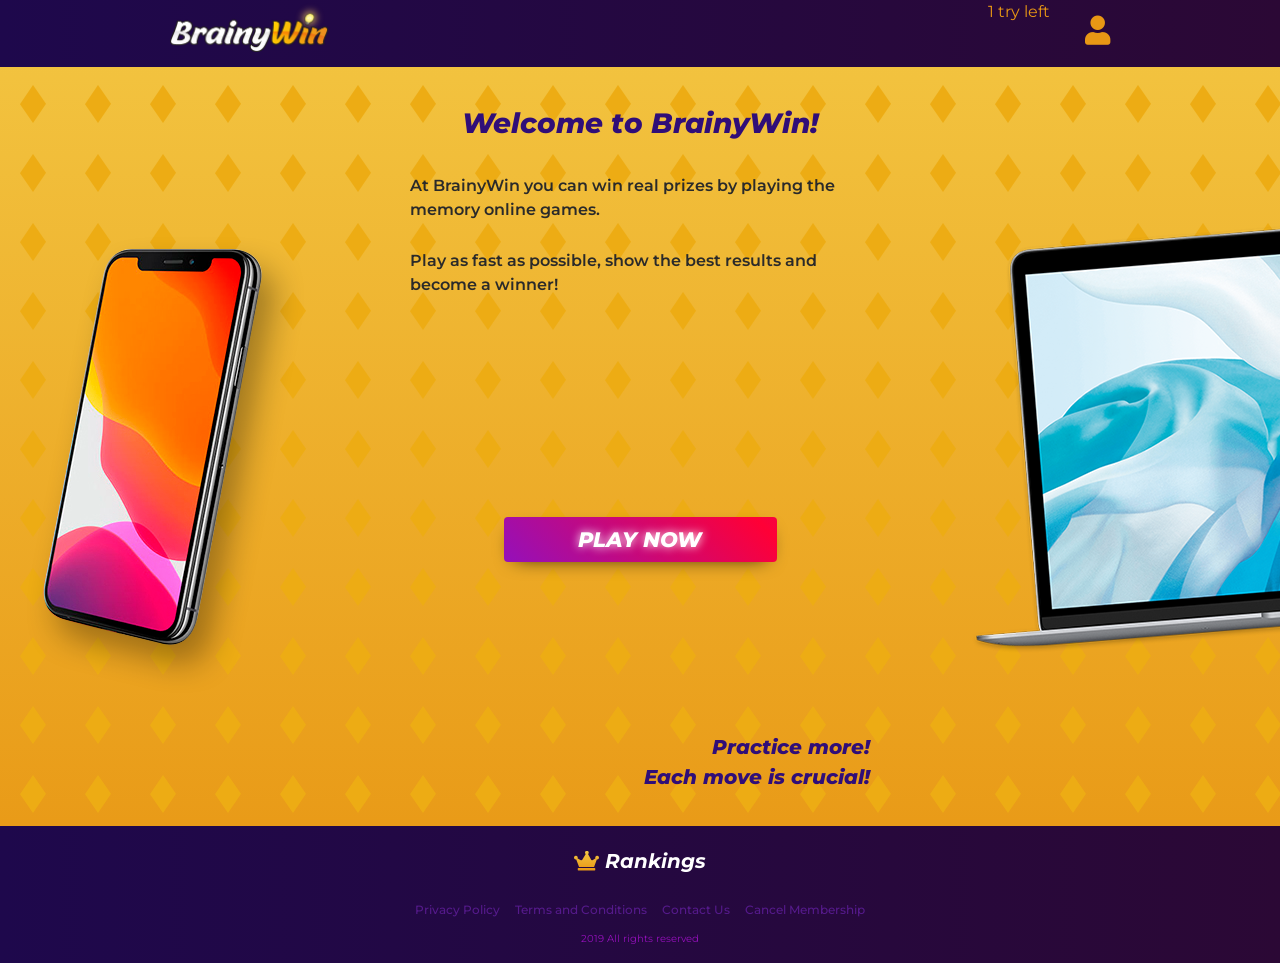
<file: index.html>
<!DOCTYPE html>
<meta name="viewport" content="width=device-width, initial-scale=1">
<html lang="en">
<head>
	<meta charset="UTF-8">
	<title>Brainywin</title>
	<link rel="shortcut icon" href="./favicon.ico" type="image/x-icon">
	<link rel="stylesheet" type="text/css" href="./css/styles.css">
	<script type="text/javascript"> (function() { var css = document.createElement('link'); css.href = 'https://use.fontawesome.com/releases/v5.1.0/css/all.css'; css.rel = 'stylesheet'; css.type = 'text/css'; document.getElementsByTagName('head')[0].appendChild(css); })(); 
	</script>

	
</head>
<body class="main">
  <div id="popUpLimit">
  <div class="box orange_gr">
    <!-- <div class="img">&nbsp;</div> -->
    <div class="content">
      <h3>You have consumed all game credits</h3>
      <h4 id="credits_left"> You have 0 tries left
</h4>
      <p>You can purchase more credits now, play again and increase your chances to win. <br/>
If you are subscribed to the service,  you should wait for next weekly game of skills.</p>
      <a class="getPremium" href="">I want to purchase more credits and play again.</a>
      <button type="button" id="close" class="close">Cancel</button>
    </div>
  </div>
</div>
<header class="violet_gr">
	<div class="wrapper">
		<a href="./index.html">
			<img class="header_logo" src="./images/brainywin_logo_small.png">
		</a>

		<a href="./profile.html" id="login_icon">
			<i class="fas fa-user"></i>
		</a>	
		<div class="float-right-block">	
			<span id="credit_counter"> --- </span>
		</div>
	</div>
</header>
<section class="main_bg orange_gr">
	<div class="wrapper">
		<img class="left_img mobile_hide" src="./images/iphone.png">
		<img class="right_img" src="./images/notebook.png">
		<h2 class="left">Welcome to BrainyWin!</h2>
		<p class="main_text"><span>At BrainyWin you can win real prizes by playing the memory online games.</span> 
			<span>Play as fast as possible, show the best results and become a winner!</span>
		</p>
		<div class="center_content">
			<button class="button" id="play_button" href="">Play now</button>

			</div>
		<h3>Practice more!<br> 
			Each move is crucial!</h3>
	</div>

</section>
<footer class="violet_gr">
<img class="left_img desk_hide" src="./images/iphone.png">
	<div class="wrapper">
		<a href="./rankings.html" class="Rankings_link">
		<i class="fas fa-crown"></i> Rankings</a>
		<img class="bottom_logo desk_hide" src="./images/brainywin_logo.svg">
			<li class="footer_menu">
				<ul><a href="./privacypolicy.html">Privacy Policy</a></ul>
				<ul><a href="./terms.html">Terms and Conditions</a></ul>
				<ul><a href="./contact.html">Contact Us</a></ul>
				<ul><a href="./cancel.html">Cancel Membership</a></ul>
			</li>
		<span class="copyright"> 2019 All rights reserved</span>
	</div>
</footer>




</body>

	<script  type="text/javascript" src="./js/login.js" ></script>
</html>
</file>
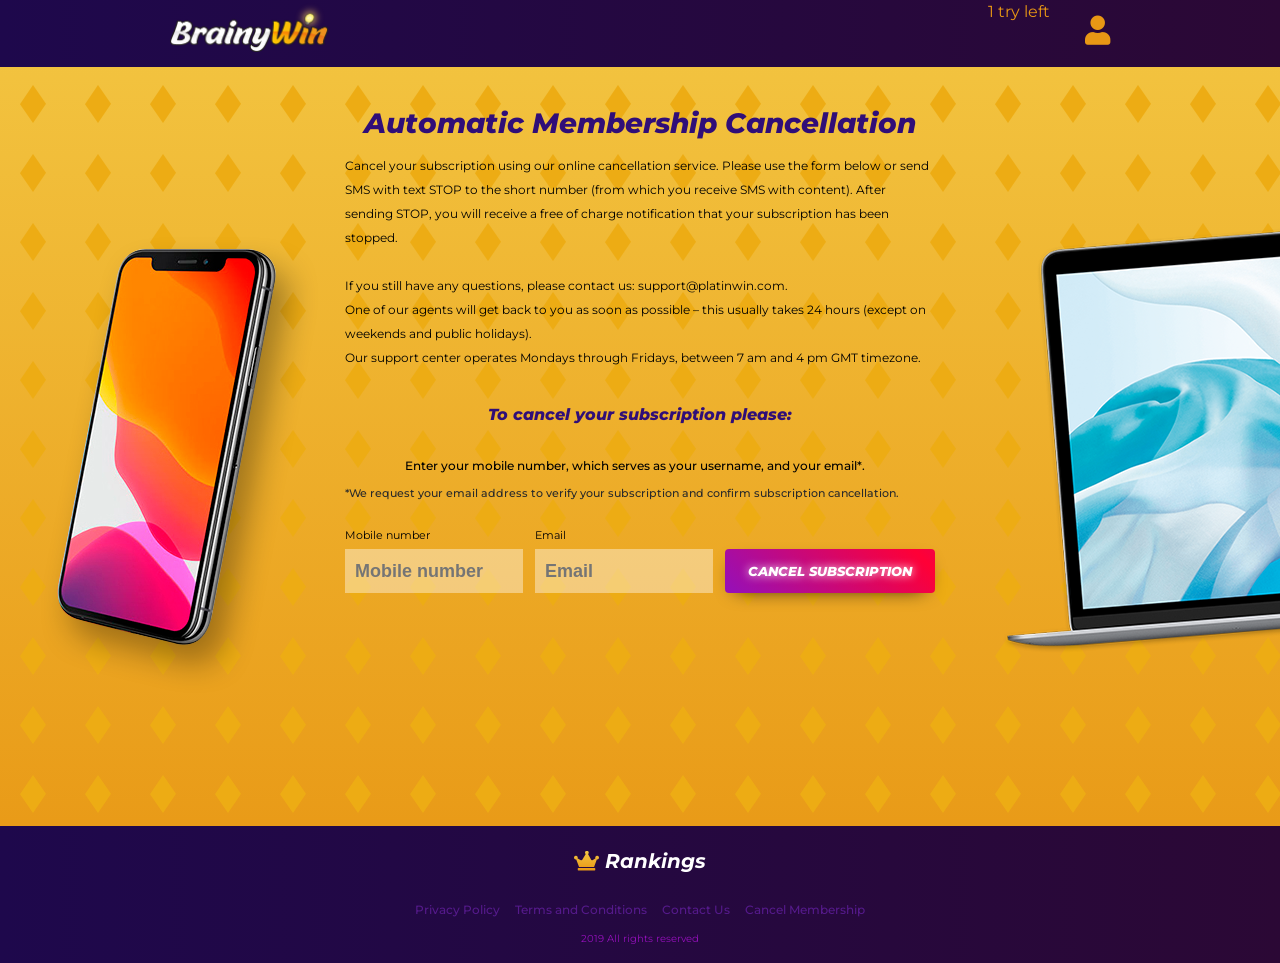
<file: cancel.html>
<!DOCTYPE html>

<html lang="en">
<head>
<meta charset="UTF-8">
<meta name="viewport" content="width=device-width, initial-scale=1">
  <title>Cancel Membership</title>
  <link rel="shortcut icon" href="/favicon.ico" type="image/x-icon">

  <link rel="stylesheet" type="text/css" href="./css/styles.css">
  <script type="text/javascript"> (function() { var css = document.createElement('link'); css.href = 'https://use.fontawesome.com/releases/v5.1.0/css/all.css'; css.rel = 'stylesheet'; css.type = 'text/css'; document.getElementsByTagName('head')[0].appendChild(css); })(); </script>
  
</head>
<body class="main">

<header class="violet_gr">
  <div class="wrapper">
    <a href="/index.html">
      <img class="header_logo" src="./images/brainywin_logo_small.png">
    </a>

    <a href="./profile.html" id="login_icon">
      <i class="fas fa-user"></i>
    </a>  
    <div class="float-right-block"> 
      <span id="credit_counter"> --- </span>
    </div>
  </div>
</header>
<section class="main_bg orange_gr">

  <div class="wrapper terms">
<img class="left_img mobile_hide" src="./images/iphone.png">
<img class="right_img mobile_hide" src="./images/notebook.png">
  <h2 class="">Automatic Membership Cancellation </h2>
  <span style="font-size:12px;">
    Cancel your subscription using our online cancellation service.
        Please use the form below or send SMS with text STOP to the short number (from which you receive SMS
        with content). After sending STOP, you will receive a free of charge notification that your subscription
        has been stopped.
</br></br>
If you still have any questions, please contact us:
<span style="color: var(--bright)">support@platinwin.com</span>.<br/>
        One of our agents will get back to you as soon as possible – this usually takes 24 hours (except on
        weekends and public holidays).<br/>
        Our support center operates Mondays through Fridays, between 7 am and 4 pm GMT timezone.</span>
  </br></br>
<h2 style="margin: 10px auto 30px; font-size: 16px !important;">
  To cancel your subscription please:
</h2>

<div
  class="contact-right-ltpwr framed"
  style="
    max-width: 720px;
    margin: 0 auto;
    float: none;
    font-size: 11px;
  "
>
  <p
    class="form_descr"
    style="
      color: var(--bright);
      text-align: center;
      font-size: 12px;
    margin-top: 10px;
    "
  >
    Enter your mobile number, which serves as your username, and your email*.
  </p>

  <p
    class="form_descr"
    style="
      font-size: 11px;
      margin-top: 10px !important;
    "
  >
    *We request your email address to verify your subscription and confirm
    subscription cancellation.
  </p>

  <form id="home-option1-form" role="form">
    <div class="cancel-form-row">

      <div class="cancel-form-field">
        <label for="home-option1-phone-input">
          Mobile number
        </label>

        <input
          type="tel"
          class="form-control required input form-input"
          name="home-option1-phone-input"
          id="home-option1-phone-input"
          placeholder="Mobile number"
          required
        >
      </div>

      <div class="cancel-form-field">
        <label for="home-option1-email-input">
          Email
        </label>

        <input
          type="email"
          class="form-control required input form-input"
          name="home-option1-email-input"
          id="home-option1-email-input"
          placeholder="Email"
          required
        >
      </div>

      <div class="cancel-form-button">
        <button
          id="home-option1-submit-btn"
          type="submit"
          class="btn btn-primary button"
        >
          Cancel subscription
        </button>
      </div>

    </div>
  </form>
</div>

</div>
</section>
<footer class="violet_gr">
<img class="left_img desk_hide mobile_hide" src="/images/iphone.png">
  <div class="wrapper">
    <a href="/rankings.html" class="Rankings_link">
    <i class="fas fa-crown"></i> Rankings</a>
    <img class="bottom_logo desk_hide" src="./images/brainywin_logo.svg">
    <li class="footer_menu">
      <ul><a href="/privacypolicy.html">Privacy Policy</a></ul>
      <ul><a href="/terms.html">Terms and Conditions</a></ul>
      <ul><a href="/contact.html">Contact Us</a></ul>
      <ul><a href="/cancel.html">Cancel Membership</a></ul>
    </li>
    <span class="copyright"> 2019 All rights reserved</span>
  </div>
</footer>



<script  type="text/javascript" src="./js/login.js" ></script>
</body>

  
</html>
</file>
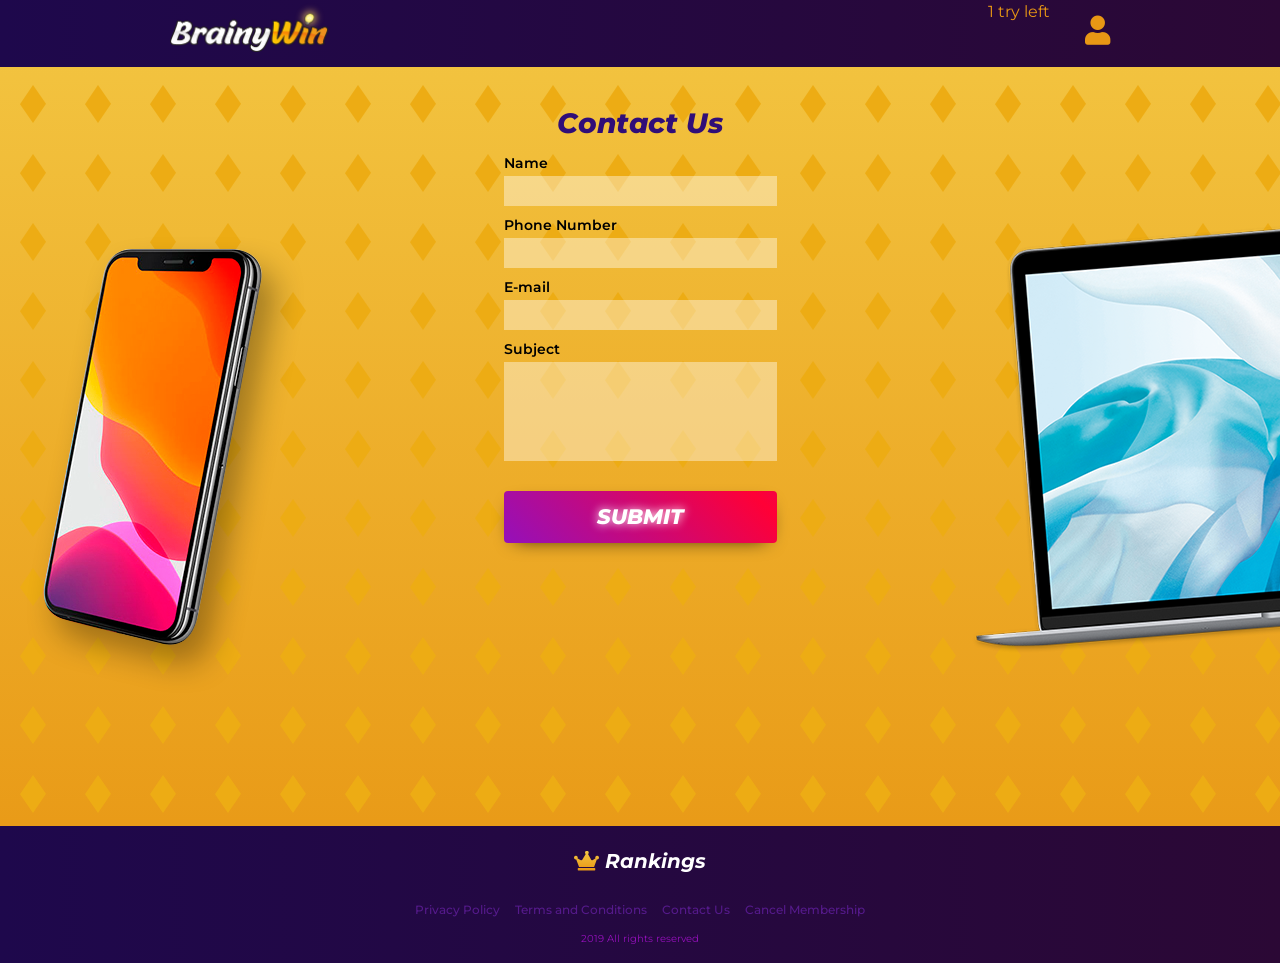
<file: contact.html>
<!DOCTYPE html>
<meta name="viewport" content="width=device-width, initial-scale=1">
<html lang="en">
<head>
	<meta charset="UTF-8">
	<title>Contact Us</title>
	<link rel="shortcut icon" href="./favicon.ico" type="image/x-icon">
	<link rel="stylesheet" type="text/css" href="./css/styles.css">
	<script type="text/javascript"> (function() { var css = document.createElement('link'); css.href = 'https://use.fontawesome.com/releases/v5.1.0/css/all.css'; css.rel = 'stylesheet'; css.type = 'text/css'; document.getElementsByTagName('head')[0].appendChild(css); })(); </script>
	
</head>
<body class="main">

<header class="violet_gr">
	<div class="wrapper">
		<a href="./index.html">
			<img class="header_logo" src="./images/brainywin_logo_small.png">
		</a>

		<a href="./profile.html" id="login_icon">
			<i class="fas fa-user"></i>
		</a>	
		<div class="float-right-block">	
			<span id="credit_counter"> --- </span>
		</div>
	</div>
</header>
<section class="main_bg orange_gr">

	<div class="wrapper">
<img class="left_img mobile_hide" src="./images/iphone.png">
<img class="right_img mobile_hide" src="./images/notebook.png">
	<h2 class="contact_header">Contact Us</h2>
		<form>
			<span>Name</span>
			<input method="post" type="text" name="name">
			<span>Phone Number</span>
			<input method="post" type="text" name="phone">
			<span>E-mail</span>
			<input method="post" type="text" name="mail">
			<span> Subject</span>
			<textarea method="post" name="comment"></textarea>
			<a class="button" href="">submit</a>
		</form>
	</div>

</section>
<footer class="violet_gr">
<img class="left_img desk_hide mobile_hide" src="./images/iphone.png">
	

	<div class="wrapper">
		<a href="./rankings.html" class="Rankings_link">
		<i class="fas fa-crown"></i> Rankings</a>
		<img class="bottom_logo desk_hide" src="./images/brainywin_logo.svg">
		<li class="footer_menu">
			<ul><a href="./privacypolicy.html">Privacy Policy</a></ul>
			<ul><a href="./terms.html">Terms and Conditions</a></ul>
			<ul><a href="./contact.html">Contact Us</a></ul>
			<ul><a href="./cancel.html">Cancel Membership</a></ul>
		</li>
		<span class="copyright"> 2019 All rights reserved</span>
	</div>
</footer>




</body>

	<script  type="text/javascript" src="./js/login.js" ></script>
</html>
</file>
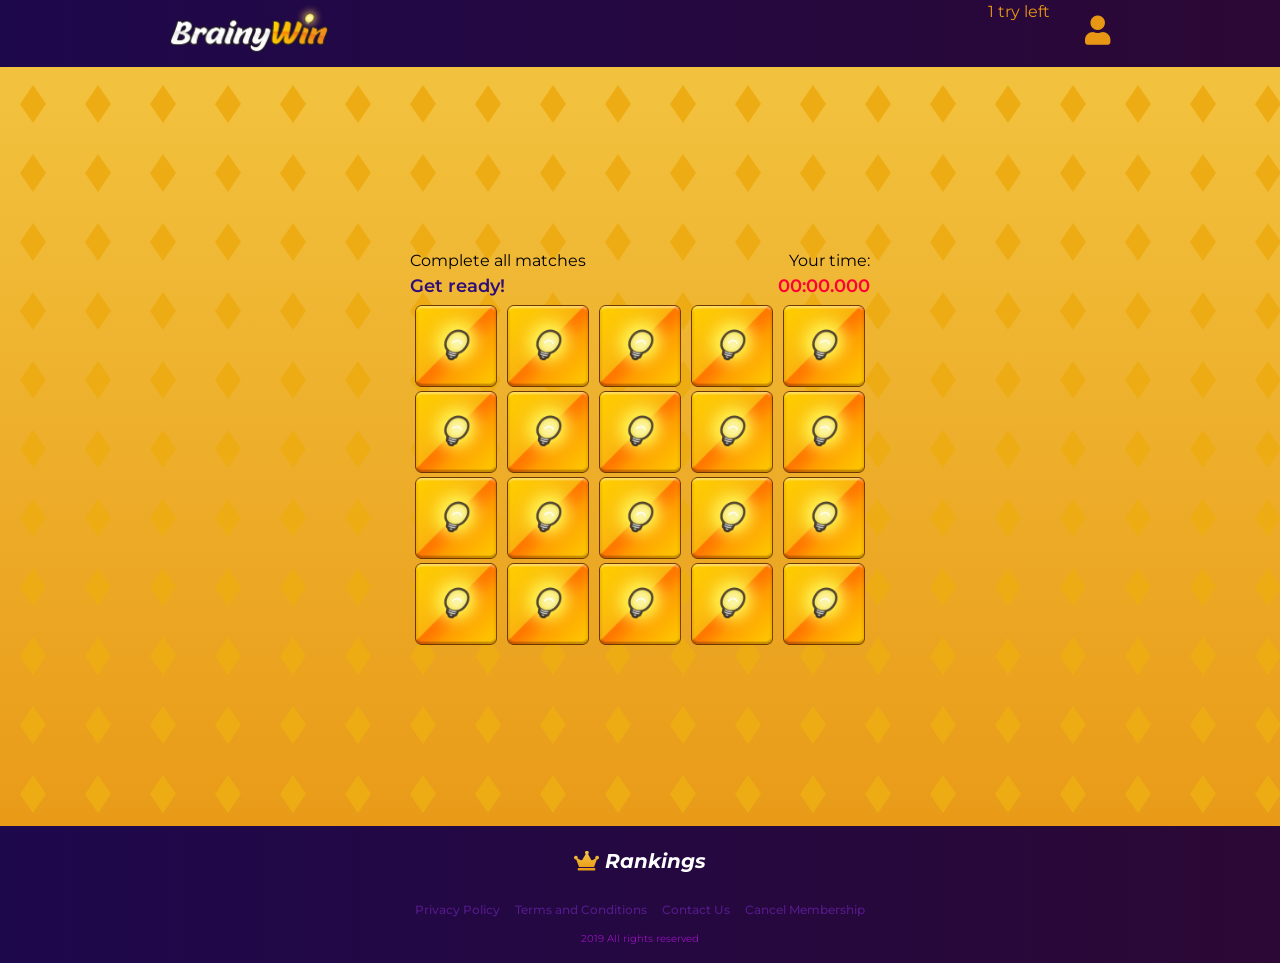
<file: game.html>
<!DOCTYPE html>

<html lang="en">
<head>
<meta charset="UTF-8">
<meta name="viewport" content="width=device-width, initial-scale=1">
	<title>Game</title>
	<link rel="shortcut icon" href="./favicon.ico" type="image/x-icon">
	<link rel="stylesheet" type="text/css" href="./css/styles.css">
	<script type="text/javascript"> (function() { var css = document.createElement('link'); css.href = 'https://use.fontawesome.com/releases/v5.1.0/css/all.css'; css.rel = 'stylesheet'; css.type = 'text/css'; document.getElementsByTagName('head')[0].appendChild(css); })(); </script>
	
</head>
<body class="main">
 <div id="popUpLimit">
  <div class="box orange_gr">
    <!-- <div class="img">&nbsp;</div> -->
    <div class="content">
      <h3>You have consumed all game credits</h3>
      <h4 id="credits_left"> You have 0 tries left
</h4>
      <p>You can purchase more credits now, play again and increase your chances to win. <br/>
If you are subscribed to the service,  you should wait for next weekly game of skills.</p>
      <a  href="" class="getPremium">I want to purchase more credits and play again.</a>
      <button type="button" id="close" class="close">Cancel</button>
    </div>
  </div>
</div>
<header class="violet_gr">
	<div class="wrapper">
		<a href="./index.html">
			<img class="header_logo" src="./images/brainywin_logo_small.png">
		</a>

		<a href="./profile.html" id="login_icon">
			<i class="fas fa-user"></i>
		</a>	
		<div class="float-right-block">	
			<span id="credit_counter"> --- </span>
		</div>
	</div>
</header>
<section  id="game_screen" class="main_bg orange_gr game">

	<div class="wrapper game">
<!-- <img class="left_img mobile_hide" src="./images/iphone.png">
<img class="right_img mobile_hide" src="./images/notebook.png"> -->
	<div class="gametimer_box">
		<span>Complete all matches<br/>
			<span id="level_count">Level -</span>
		</span>
		<span>Your time:<br/>
			<span id="timer">00:00.000</span>
		</span>

	</div>


<!-- =================== THE GAME ================= -->
	<section class="memory-game">
		<div class="memory-card" data-image="1" data-match="0">
			<img class="front-face" src="./images/game/devices/headphones.png" alt="card">
			<img class="back-face" src="./images/game/card_font-face.png" alt="card">
		</div>
		<div class="memory-card" data-image="1" data-match="0">
			<img class="front-face" src="./images/game/devices/headphones.png" alt="card">
			<img class="back-face" src="./images/game/card_font-face.png" alt="card">
		</div>
		<div class="memory-card" data-image="2" data-match="0">
			<img class="front-face" src="./images/game/devices/laptop.png" alt="card">
			<img class="back-face" src="./images/game/card_font-face.png" alt="card">
		</div>
		<div class="memory-card" data-image="2" data-match="0">
			<img class="front-face" src="./images/game/devices/laptop.png" alt="card
">
			<img class="back-face" src="./images/game/card_font-face.png" alt="card">
		</div>
		<div class="memory-card" data-image="3" data-match="0">
			<img class="front-face" src="./images/game/devices/phone.png" alt="card">
			<img class="back-face" src="./images/game/card_font-face.png" alt="card">
		</div>
		<div class="memory-card" data-image="3" data-match="0">
			<img class="front-face" src="./images/game/devices/phone.png" alt="card">
			<img class="back-face" src="./images/game/card_font-face.png" alt="card">
		</div>
		<div class="memory-card" data-image="4" data-match="0">
			<img class="front-face" src="./images/game/devices/screen.png" alt="card">
			<img class="back-face" src="./images/game/card_font-face.png" alt="card">
		</div>
		<div class="memory-card" data-image="4" data-match="0">
			<img class="front-face" src="./images/game/devices/screen.png" alt="card">
			<img class="back-face" src="./images/game/card_font-face.png" alt="card">
		</div>
		<div class="memory-card" data-image="5">
			<img class="front-face" src="./images/game/devices/tablet.png" alt="card">
			<img class="back-face" src="./images/game/card_font-face.png" alt="card">
		</div>
		<div class="memory-card" data-image="5" data-match="0">
			<img class="front-face" src="./images/game/devices/tablet.png" alt="card">
			<img class="back-face" src="./images/game/card_font-face.png" alt="card">
		</div>
		<div class="memory-card" data-image="6" data-match="0">
			<img class="front-face" src="./images/game/devices/watch.png" alt="card">
			<img class="back-face" src="./images/game/card_font-face.png" alt="card">
		</div>
		<div class="memory-card" data-image="6" data-match="0">
			<img class="front-face" src="./images/game/devices/watch.png" alt="card">
			<img class="back-face" src="./images/game/card_font-face.png" alt="card">
		</div>
		<div class="memory-card" data-image="7" data-match="0">
			<img class="front-face" src="./images/game/devices/card.png" alt="card">
			<img class="back-face" src="./images/game/card_font-face.png" alt="card">
		</div>
		<div class="memory-card" data-image="7" data-match="0">
			<img class="front-face" src="./images/game/devices/card.png" alt="card">
			<img class="back-face" src="./images/game/card_font-face.png" alt="card">
		</div>
		<div class="memory-card" data-image="8" data-match="0">
			<img class="front-face" src="./images/game/devices/headphones2.png" alt="card">
			<img class="back-face" src="./images/game/card_font-face.png" alt="card">
		</div>
		<div class="memory-card" data-image="8" data-match="0">
			<img class="front-face" src="./images/game/devices/headphones2.png" alt="card">
			<img class="back-face" src="./images/game/card_font-face.png" alt="card">
		</div>
		<div class="memory-card" data-image="9" data-match="0">
			<img class="front-face" src="./images/game/devices/player.png" alt="card">
			<img class="back-face" src="./images/game/card_font-face.png" alt="card">
		</div>
		<div class="memory-card" data-image="9" data-match="0">
			<img class="front-face" src="./images/game/devices/player.png" alt="card">
			<img class="back-face" src="./images/game/card_font-face.png" alt="card">
		</div>
		<div class="memory-card" data-image="10" data-match="0">
			<img class="front-face" src="./images/game/devices/tv.png" alt="card">
			<img class="back-face" src="./images/game/card_font-face.png" alt="card">
		</div>
		<div class="memory-card" data-image="10" data-match="0">
			<img class="front-face" src="./images/game/devices/tv.png" alt="card">
			<img class="back-face" src="./images/game/card_font-face.png" alt="card">
		</div>
		</div>
</section>
<section id="result" class="main_bg orange_gr">

<!-- =============RESULT============== -->

	<div class="wrapper ">
<img class="left_img mobile_hide" src="./images/iphone.png">
<img class="right_img mobile_hide" src="./images/notebook.png">
	<h2 class="">Congratulations!</h2>
	<div class="profile_box result">
		
		<span class="small_title">Your time:</span>
		<span id="user_new_time">
		--:--.---</span>
		<span  class="small_title leader">Leader's time:</span>
		<span id="leader_time" class="leader">
		--:--.---</span>
		
		</div>
		<span class="improve_small">
		Improve your results and <br>
		get more chances to win</span>
		
		<button class="button" id="play_button" href="">Play again</button>
	
	</div>

</section>
<footer class="violet_gr game">

	<div class="wrapper">
		<a href="./rankings.html"  class="Rankings_link">
		<i class="fas fa-crown"></i> Rankings</a>
		<img class="bottom_logo desk_hide" src="./images/brainywin_logo.svg">
		<li class="footer_menu">
			<ul><a href="./privacypolicy.html">Privacy Policy</a></ul>
			<ul><a href="./terms.html">Terms and Conditions</a></ul>
			<ul><a href="./contact.html">Contact Us</a></ul>
			<ul><a href="./cancel.html">Cancel Membership</a></ul>
		</li>
		<span class="copyright"> 2019 All rights reserved</span>
	</div>
</footer>

<script src="./js/login.js"></script>
<script src="./js/game.js"></script>

<!-- <script  type="text/javascript" src="./js/login.js" ></script> -->

</body>
</html>
</file>
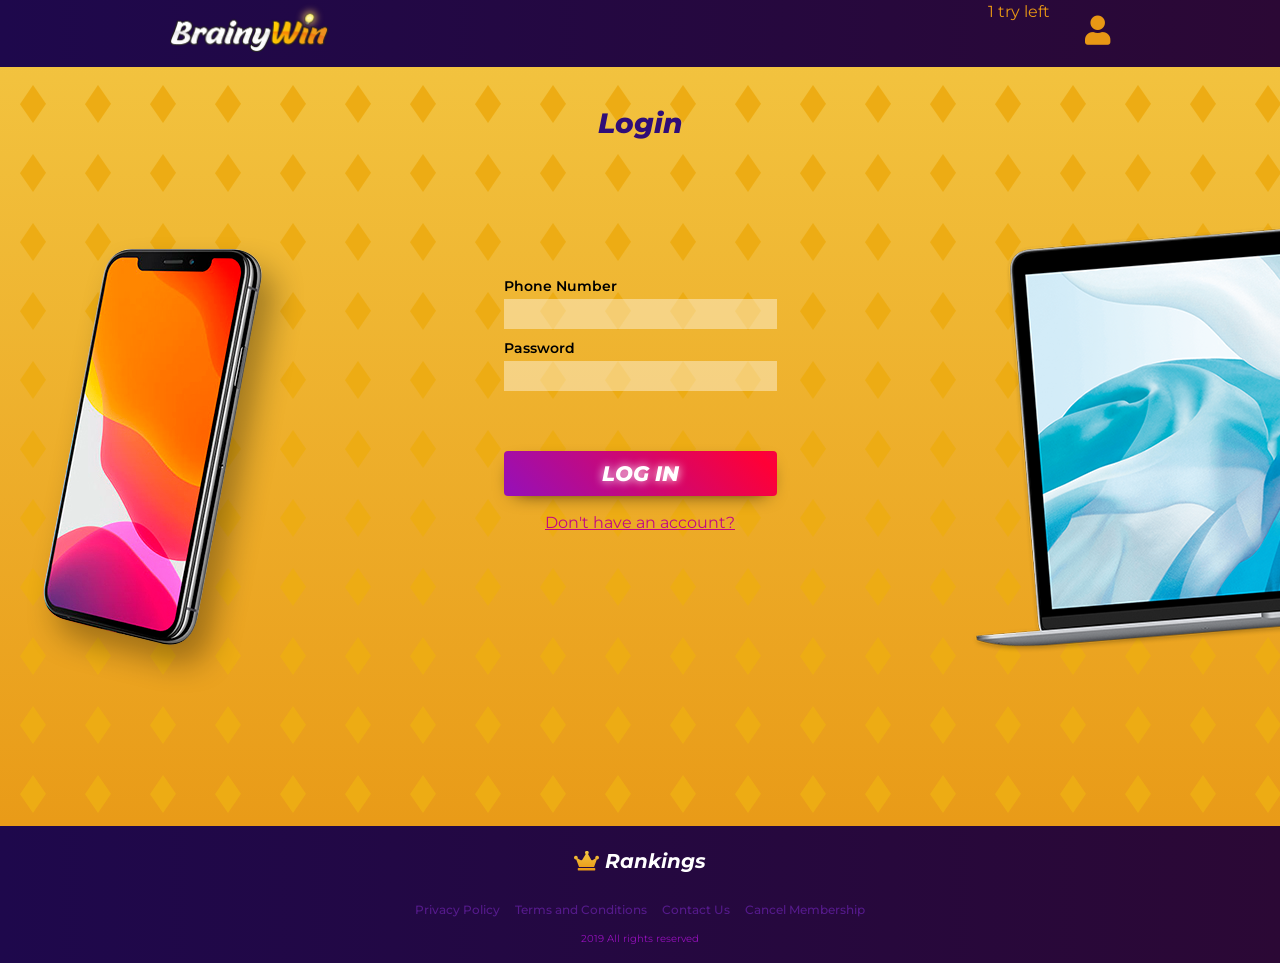
<file: login.html>
<!DOCTYPE html>
<meta name="viewport" content="width=device-width, initial-scale=1">
<html lang="en">
<head>
	<meta charset="UTF-8">
	<title>Login</title>
	<link rel="shortcut icon" href="./favicon.ico" type="image/x-icon">
	<link rel="stylesheet" type="text/css" href="./css/styles.css">
	<script type="text/javascript"> (function() { var css = document.createElement('link'); css.href = 'https://use.fontawesome.com/releases/v5.1.0/css/all.css'; css.rel = 'stylesheet'; css.type = 'text/css'; document.getElementsByTagName('head')[0].appendChild(css); })(); </script>
	
</head>
<body class="main">

<header class="violet_gr">
	<div class="wrapper">
		<a href="./index.html">
			<img class="header_logo" src="./images/brainywin_logo_small.png">
		</a>

		<a href="./profile.html" id="login_icon">
			<i class="fas fa-user"></i>
		</a>	
		<div class="float-right-block">	
			<span id="credit_counter"> --- </span>
		</div>
	</div>
</header>
<section class="main_bg orange_gr">

	<div class="wrapper">
<img class="left_img mobile_hide" src="./images/iphone.png">
<img class="right_img mobile_hide" src="./images/notebook.png">
	<h2 class="contact_header">Login</h2>
	<div class="login_box">	
		<form>
			<span>Phone Number</span>
			<input method="post" type="text" name="phone">
			<span>Password</span>
			<input method="post" type="text" name="password">
			<button class="button" type="submit" href="">Log In</button>
			<a href="" class="log_out_button">Don't have an account?</a>
	</div>		
			
		</form>
	</div>

</section>
<footer class="violet_gr">
<img class="left_img desk_hide mobile_hide" src="./images/iphone.png">
	

	<div class="wrapper">
		<a href="./rankings.html" class="Rankings_link">
		<i class="fas fa-crown"></i> Rankings</a>
		<img class="bottom_logo desk_hide" src="./images/brainywin_logo.svg">
		<li class="footer_menu">
			<ul><a href="./privacypolicy.html">Privacy Policy</a></ul>
			<ul><a href="./terms.html">Terms and Conditions</a></ul>
			<ul><a href="./contact.html">Contact Us</a></ul>
			<ul><a href="./cancel.html">Cancel Membership</a></ul>
		</li>
		<span class="copyright"> 2019 All rights reserved</span>
	</div>
</footer>




</body>

	<script  type="text/javascript" src="./js/login.js" ></script>
</html>
</file>
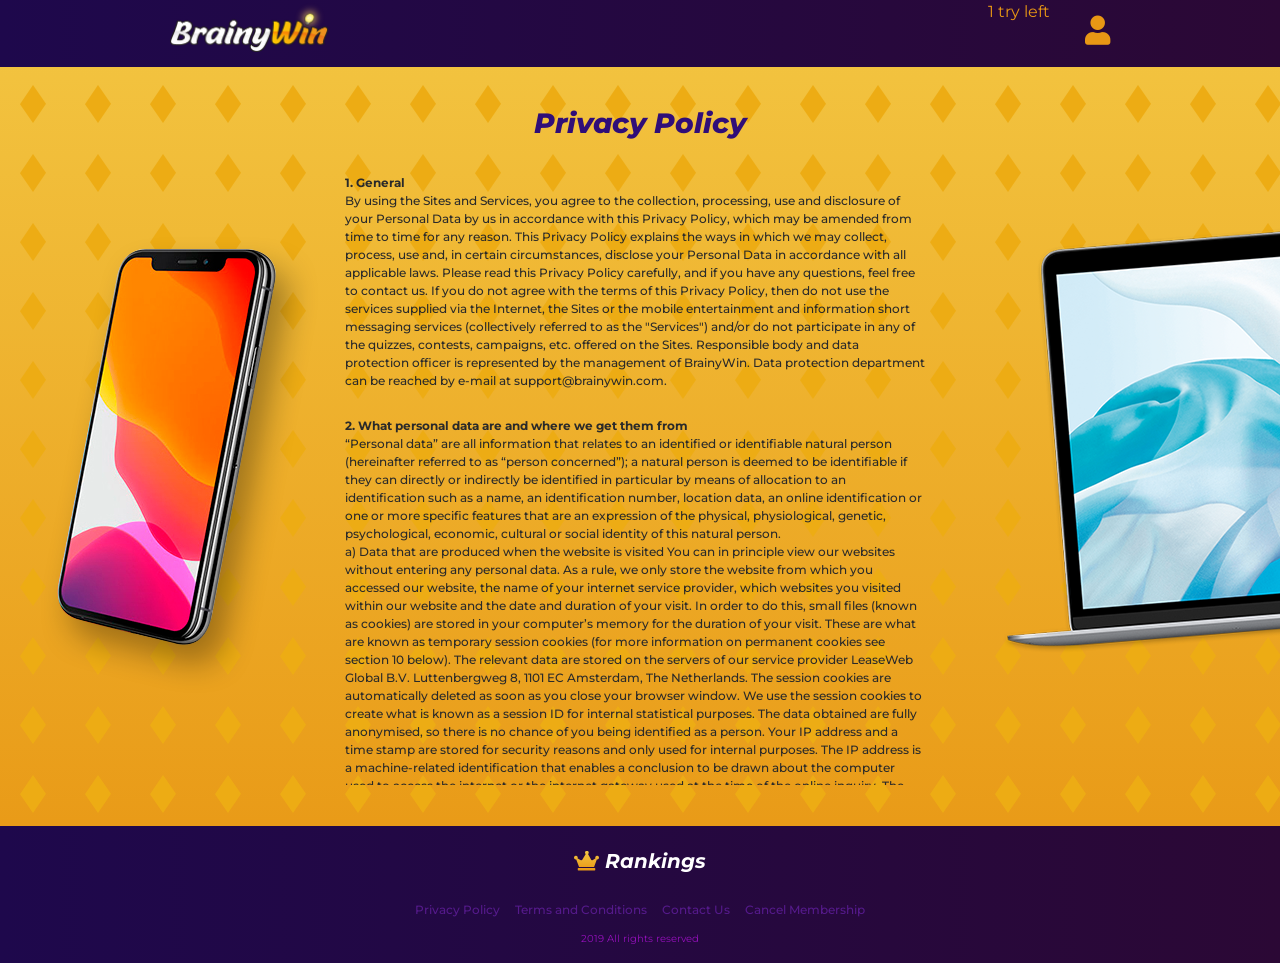
<file: privacypolicy.html>
<!DOCTYPE html>

<html lang="en">
<head>
<meta charset="UTF-8">
<meta name="viewport" content="width=device-width, initial-scale=1">
	<title>Privacy Policy</title>
	<link rel="shortcut icon" href="./favicon.ico" type="image/x-icon">
	<link rel="stylesheet" type="text/css" href="./css/styles.css">
	<script type="text/javascript"> (function() { var css = document.createElement('link'); css.href = 'https://use.fontawesome.com/releases/v5.1.0/css/all.css'; css.rel = 'stylesheet'; css.type = 'text/css'; document.getElementsByTagName('head')[0].appendChild(css); })(); </script>
	
</head>
<body class="main">

<header class="violet_gr">
	<div class="wrapper">
		<a href="./index.html">
			<img class="header_logo" src="./images/brainywin_logo_small.png">
		</a>

		<a href="./profile.html" id="login_icon">
			<i class="fas fa-user"></i>
		</a>	
		<div class="float-right-block">	
			<span id="credit_counter"> --- </span>
		</div>
	</div>
</header>
<section class="main_bg orange_gr">

	<div class="wrapper terms">
<img class="left_img mobile_hide" src="./images/iphone.png">
<img class="right_img mobile_hide" src="./images/notebook.png">
	<h2 class="">Privacy Policy</h2>
	<p>
<span><b>1. General</b><br/>

By using the Sites and Services, you agree to the collection, processing, use and disclosure of your Personal Data by us in accordance with this Privacy Policy, which may be amended from time to time for any reason. This Privacy Policy explains the ways in which we may collect, process, use and, in certain circumstances, disclose your Personal Data in accordance with all applicable laws. Please read this Privacy Policy carefully, and if you have any questions, feel free to contact us. If you do not agree with the terms of this Privacy Policy, then do not use the services supplied via the Internet, the Sites or the mobile entertainment and information short messaging services (collectively referred to as the "Services") and/or do not participate in any of the quizzes, contests, campaigns, etc. offered on the Sites.

Responsible body and data protection officer is represented by the management of BrainyWin. Data protection department can be reached by e-mail at support@brainywin.com.</span>
<span>

<b>2. What personal data are and where we get them from</b><br/>

“Personal data” are all information that relates to an identified or identifiable natural person (hereinafter referred to as “person concerned”); a natural person is deemed to be identifiable if they can directly or indirectly be identified in particular by means of allocation to an identification such as a name, an identification number, location data, an online identification or one or more specific features that are an expression of the physical, physiological, genetic, psychological, economic, cultural or social identity of this natural person.<br/>

a) Data that are produced when the website is visited

You can in principle view our websites without entering any personal data. As a rule, we only store the website from which you accessed our website, the name of your internet service provider, which websites you visited within our website and the date and duration of your visit. In order to do this, small files (known as cookies) are stored in your computer’s memory for the duration of your visit. These are what are known as temporary session cookies (for more information on permanent cookies see section 10 below). The relevant data are stored on the servers of our service provider LeaseWeb Global B.V. Luttenbergweg 8, 1101 EC Amsterdam, The Netherlands. The session cookies are automatically deleted as soon as you close your browser window. We use the session cookies to create what is known as a session ID for internal statistical purposes. The data obtained are fully anonymised, so there is no chance of you being identified as a person. Your IP address and a time stamp are stored for security reasons and only used for internal purposes. The IP address is a machine-related identification that enables a conclusion to be drawn about the computer used to access the internet or the internet gateway used at the time of the online inquiry. The term time stamp means a value in a defined format that allocates a time to an event (such as the sending or receiving of a message or the modification of data or the like). The purpose of a time stamp is to make clear to people or computers when which events occurred.<br/>

b) Personal data that you send to us in a form

We obtain your personal data when you enter these data in a registration or contact  form on our website, thereby registering for value added services / information and multimedia services services. The data that are collected depend on which specific service you are interested in.

Unless otherwise included on the respective form, the following data are collected and stored:

- your full and correct name,
- your email address,
- your telephone number,
- your geographical location (country).

If you have granted consent for advertising when you registered, we will also store your registration data (date and time of declaration of consent, IP address, your browser and operating system details, device).<br/>

c) Personal data that you send to us by pointing your interest

Once you are registering for the value added services / information and multimedia services, we may ask you further questions that you can answer (but do not have to answer). These questions ask about general preferences and interests (e.g. industry). If you answer these questions, we will also store these answers so we and our sponsors can send you advertisements appropriate to your interests. The data are, however, only stored and passed on to the sponsors if you have granted consent for advertising. </span>
<span>

<b>3. Purposes for which we use your personal data</b><br/>

According to the GDPR, the Federal Data Protection Act and other laws that regulate data protection, we can only process your personal data with your legal consent.

a) Processing for the fulfilment of contractual obligations (Article 6 paragraph 1 b) GDPR)

We primarily use and collect your personal data to run the value added services / information and multimedia services.

However, some of your data are also collected for advertising purposes:

if you participate in the value added services / information and multimedia services (which is funded by advertising) via the online form and grant consent for advertising at the same time, the subject matter of the value added services / information and multimedia contract concluded also includes the transfer of data for promotional purposes. In this case, your contractual consideration is that you grant consent for advertising which enables us and our sponsors to provide advertising in the areas mentioned (post, email and telephone advertising). For this reason, the data are stored in accordance with Article 6 1 b) GDPR and used by us for advertising purposes. The data are then also passed on to the sponsors to provide advertising in the areas mentioned. If you terminate the value added services / information and multimedia  contract, we will then refrain from continuing to use these data for advertising purposes.

If you conclude a value added services / information and multimedia contract without obligation on your part to grant consent for advertising, the above-mentioned use of the data for advertising purposes will not apply.<br/>

b) Processing on the basis of your consent (Article 6 paragraph 1 a) GDPR

We also process your data on the basis of consent for advertising if you grant us this consent when registering for the providing value added services / information and multimedia services. In this case, we use the data ourselves for advertising purposes and forward it to our sponsors within the scope of the consent you granted.<br/>

c) Processing to protect legitimate interests (Article 6 paragraph 1 1 f) GDPR)<br/>

If you answer questions after/during registering for the value added services / information and multimedia services which do not refer to a specific product, we will store your answers with your personal data to ensure targeted advertising. In the case of answers which do refer to a specific product, we will forward your answer to the relevant company.<br/>

d) Processing on the basis of legal requirements (Article 6 paragraph 1 c) GDPR)<br/>

Finally, we process your data to meet our fiscal and commercial accounting and record keeping obligations. 
</span>
<span>
<b>4. Who receives your data and when they are sent to third countries</b><br/>

In the following sub-points, we explain who we send your data to and when we send the data to what are known as third countries. Third countries are countries outside of the European Economic Area. We process your data internally in several departments. We primarily send data to external service providers as we do not provide some services ourselves or cannot sensibly provide them ourselves. We have external service providers that we use for all our data processing and external service providers who only receive data if you specifically choose for this data to be sent.<br/>

a) Internal recipients and general external service providers Internally, all departments which need the data for the above-mentioned purposes have access to your data.

Data validation<br/>
Newsletter sendings<br/>
We also use external service providers to process the data for these purposes.<br/>

If you do not wish for your data to be processed in this or any other way, you can revoke your consent for this via email to the address support@brainywin.com

b) Passing on to our sponsors or the providers of specific product offers 

If you have declared your consent to receive advertising from our sponsors / third parties when registering for the value added services / information and multimedia services, we may pass your data on to these sponsors. However, the data will not be forwarded to all sponsors. Instead, we will select the companies to which we send the data. However, we will continue to pass the data on to our sponsors after consent for advertising has been revoked where this is necessary to provide evidence of consent that had been granted in the past.

Your data will also be passed on to companies in whose products you have shown a specific interest after completion of the registration. 
</span>
<span>
<b>5. Period for which your data will be stored</b><br/>

The period for which your data will be stored depends on the legal principle of data processing:
data that we only receive to provide value added services / information and multimedia services  will be deleted no later than three months after the service has been completed. Value added services / information and multimedia is deemed to have been completed when you have stopped your subscription by sending us relevant information via phone or e-mail.

Data that we have received for promotional purposes will be deleted ten years after the reason for the data being stored no longer applies. If you grant us consent for advertising, we will delete your data ten years after the revocation or final use of your data. Long storage of this type is necessary as we still have to provide evidence that the promotional use by us or our partners was legally admissible even after the consent has been revoked. If the consent is revoked before the data have been used for advertising purposes, the data will be deleted within a month of consent being revoked.
</span><span>
<b>6. Your rights as a data subject and your revocation of consent</b><br/>

The General Data Protection Regulation guarantees you certain rights that you can assert over us. You have the right:
- to request confirmation from us of whether personal data concerning you are processed and if so the specific circumstances of the data processing (Article 15 GDPR: right of access by the data subject),
- to request that we correct incorrect personal data concerning you immediately. Taking into account the purpose of the processing you also have the right to request the completion of incomplete personal data, including by means of a supplementary declaration (Article 16 GDPR: right to rectification),
- to request that we delete personal data concerning you immediately (Article 17 GDPR: right of deletion), 
- to request that we restrict processing (Article 18 GDPR: right to restriction of processing),
- in the event of processing based on consent or for performance of a contract, to receive the personal data concerning you that you have provided to us in a structured, commonly used and machine-readable format and to transmit these data to another responsible without hindrance from us or to transmit these data directly to another responsible person where this is technically feasible (Article 20 GDPR: right to data portability),
- to object, on grounds relating to your particular situation, at any time, to the processing of personal data that is necessary for the performance of a task in the public interest or the exercise of official authority (Article 21 GDPR: right to object),
- to lodge a complaint at any time with a supervisory authority, in particular in the member state of their habitual residence, their workplace or the place of the alleged infringement if you are of the opinion that the processing of the personal data concerning you infringes applicable law (Article 77 GDPR in combination with Section 19 of the Federal Data Protection Act: right to lodge a complaint with a supervisory authority).

If you have granted us consent, you ultimately have the right to revoke your consent at any time. In this case, all data processing carried out by us up to the point at which you revoked your consent remains legal. To this end you can simply click on the link in each email and unsubscribe from the email service or send an email to support@brainywin.com. Once you have revoked your consent we will no longer use the data you provided for advertising purposes. We will also not pass your data on to third parties for advertising purposes.
</span><span>
<b>7. Your obligation to provide personal data</b><br/>

You are under no contractual or legal obligation to participate in the service. If, however, you choose to register online and conclude a value added services / information and multimedia contract, you are obliged to grant us consent for advertising too. You can, however, take part in the service  without granting your consent for advertising by sending an email to support@brainywin.com. Participant data must be given to provide value added services / information and multimedia services (with or without consent for advertising).
</span><span>
<b>8. Security</b><br/>

We use technical and organisational security measures to ensure that your personal data are protected against loss, incorrect modifications and unauthorised access by third parties. In any case, from our side it is only authorised persons who have access to your personal data, and they only have this to the extent required for the above-mentioned purposes. The security measures are constantly being adapted to the improvements in technical possibilities.
</span><span>
<b>9. Cookies</b><br/>

We use what are known as cookies on our websites. These are small files that are saved on your hard disc and through which specific information is sent to us. This information includes in particular the login (your visit), the date and time of your visit to us, the cookie number and the URL of the website from which you reached our website. The relevant data are stored on our service provider’s servers.
The use of cookies initially enables us to recognise you. We can also use the cookies to tailor our website to your individual needs in an optimal manner. We also use cookies to record the statistical frequency with which the various pages of our website are accessed and the general navigation.
If, however, you want to prevent the use of cookies, you can use your browser to prevent the acceptance and storage of new cookies. You can still use our website if you do this, but there may be a restriction in the scope of service. To find out how this works in the browser you use, please use the help function in your browser or contact the manufacturer. However, we recommend leaving cookies switched on as this is the only way that we can deliver the high level of user comfort we are always striving to achieve.
</span><span>
<b>10. Changes to this privacy policy</b><br/>

We reserve the right, in our sole discretion, to change the terms of this Privacy Policy. Any material changes will be prominently posted on this page, and we encourage you to check this page regularly to review any changes to this Privacy Policy. Your continued use of the Services following any changes to this Privacy Policy will constitute your acceptance of such changes.
</span><span>
<b>11. How we disclose your personal data</b><br/>

We do not sell or otherwise transfer your Personal Data to third parties except as set forth in this Privacy Policy. We will not disclose your Personal Data to any third party unless:
such disclosure is otherwise revealed to you when you submit your Personal Data and/or in a supplementary Services privacy notice;
such disclosure is required by law or by an order of a court of competent jurisdiction or in case we have the good-faith believe that disclosure is necessary in order to protect or defend the rights or property of us;
such disclosure is necessary for service providers retained by us to perform functions on its behalf or to provide services to us, such as advertising, promotion and fulfillment services, market research, auditing, website administration, data processing, information technology and office services, provided such organization or individual does not collect, use or disclose the Personal Data for any purpose other than to perform such functions or provide services to us;

Personal Data is included in a transaction for the sale or securitization of some or all of our assets solely for the purpose of facilitating and effecting such transaction. Upon finalization of the transaction, you will be notified. We will transfer ownership and control of your personal information to the third party subject to all terms and restrictions in this Privacy Statement; and
we will appoint third parties (‘data processors’) that will process some of your data on behalf of us. Upon your request, we will provide you with a list of such parties if any.
</span><span>
<b>12. Adults only</b><br/>

Neither the Services nor the Sites are intended for use by minors. We will not knowingly collect any personally identifiable information submitted by minors. Upon notification of our collection of personal data of a minor without parental consent, we will promptly delete such information.
</span><span>
<b>13. Accessing your personal data</b><br/>

You have the right to access and rectification of the Personal Data that you have provided to us or to change your preferences. You can send an e-mail to the address mentioned below or on the Sites and/or through our Services and state whether you want your Personal Data removed from our database, if you want to opt-out of communications from us or if you want to opt-out of communications from third party marketers or business partners. Deleting your Personal Data or otherwise opting-out of receipt of communications from us or third parties will delete the data only in our database for purposes of managing future communications from us and third parties. These deletions will not delete Personal Data already collected that may have already been shared with third parties, all as provided above in this Privacy Policy. You will need to contact third parties that may contact you directly to delete your Personal Data that they may be using to contact you.
</span><span>
<b>14. Contact information</b><br/> 

We welcome your comments regarding this Privacy Policy. If you have any questions, want access to rectify or update your Personal Data, and/or believe that we have not adhered to this Privacy Policy, please contact us using contact form or via support@brainywin.com.
</span>
	</p>

</section>
<footer class="violet_gr">
<img class="left_img desk_hide mobile_hide" src="./images/iphone.png">
	<div class="wrapper">
		<a href="./rankings.html" class="Rankings_link">
		<i class="fas fa-crown"></i> Rankings</a>
		<img class="bottom_logo desk_hide" src="./images/brainywin_logo.svg">
		<li class="footer_menu">
			<ul><a href="./privacypolicy.html">Privacy Policy</a></ul>
			<ul><a href="./terms.html">Terms and Conditions</a></ul>
			<ul><a href="./contact.html">Contact Us</a></ul>
			<ul><a href="./cancel.html">Cancel Membership</a></ul>
		</li>
		<span class="copyright"> 2019 All rights reserved</span>
	</div>
</footer>




</body>

	<script  type="text/javascript" src="./js/login.js" ></script>
</html>
</file>
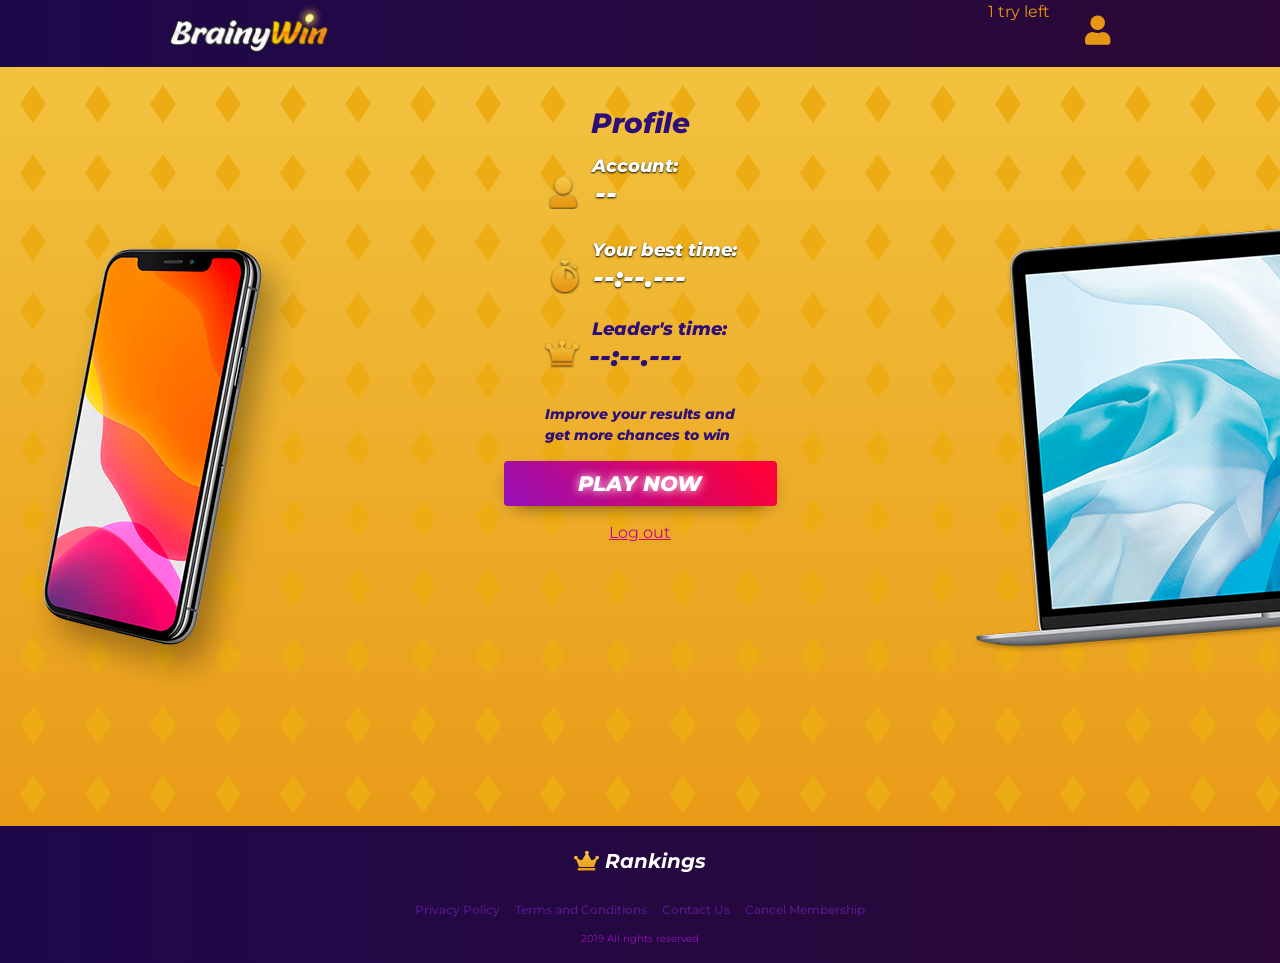
<file: profile.html>
<!DOCTYPE html>

<html lang="en">
<head>
<meta charset="UTF-8">
<meta name="viewport" content="width=device-width, initial-scale=1">
	<title>Profile</title>
	<link rel="shortcut icon" href="./favicon.ico" type="image/x-icon">
	<link rel="stylesheet" type="text/css" href="./css/styles.css">
	<script type="text/javascript"> (function() { var css = document.createElement('link'); css.href = 'https://use.fontawesome.com/releases/v5.1.0/css/all.css'; css.rel = 'stylesheet'; css.type = 'text/css'; document.getElementsByTagName('head')[0].appendChild(css); })(); </script>
	
</head>
<body class="main">
  <div id="popUpLimit">
  <div class="box orange_gr">
    <!-- <div class="img">&nbsp;</div> -->
    <div class="content">
      <h3>You have consumed all game credits</h3>
      <h4 id="credits_left"> You have 0 tries left
</h4>
      <p>You can purchase more credits now, play again and increase your chances to win. <br/>
If you are subscribed to the service,  you should wait for next weekly game of skills.</p>
      <a  href="" class="getPremium">I want to purchase more credits and play again.</a>
      <button type="button" id="close" class="close">Cancel</button>
    </div>
  </div>
</div>

<header class="violet_gr">
	<div class="wrapper">
		<a href="./index.html">
			<img class="header_logo" src="./images/brainywin_logo_small.png">
		</a>

		<a href="./profile.html" id="login_icon">
			<i class="fas fa-user"></i>
		</a>	
		<div class="float-right-block">	
			<span id="credit_counter"> --- </span>
		</div>
	</div>
</header>
<section class="main_bg orange_gr">

	<div class="wrapper ">
<img class="left_img mobile_hide" src="./images/iphone.png">
<img class="right_img mobile_hide" src="./images/notebook.png">
	<h2 class="">Profile</h2>
	<div class="profile_box">
		<span class="small_title">Account:</span>
		<span id="user_name">--</span>
		<span class="small_title">Your best time:</span>
		<span id="user_best_time">
		--:--.---</span>
		<span  class="small_title leader">Leader's time:</span>
		<span id="leader_time" class="leader">
		--:--.---</span>
		
		</div>

		<span class="improve_small">
		Improve your results and <br>
		get more chances to win</span>
		
		<button class="button" id="play_button" href="">Play now</button>


		<a href="" class="log_out_button">Log out</a>

	</div>

</section>
<footer class="violet_gr">
<img class="left_img desk_hide mobile_hide" src="./images/iphone.png">
	<div class="wrapper">
		<a href="./rankings.html" class="Rankings_link">
		<i class="fas fa-crown"></i> Rankings</a>
		<img class="bottom_logo desk_hide" src="./images/brainywin_logo.svg">
		<li class="footer_menu">
			<ul><a href="./privacypolicy.html">Privacy Policy</a></ul>
			<ul><a href="./terms.html">Terms and Conditions</a></ul>
			<ul><a href="./contact.html">Contact Us</a></ul>
			<ul><a href="./cancel.html">Cancel Membership</a></ul>
		</li>
		<span class="copyright"> 2019 All rights reserved</span>
	</div>
</footer>




</body>

	<script  type="text/javascript" src="./js/login.js" ></script>
</html>
</file>
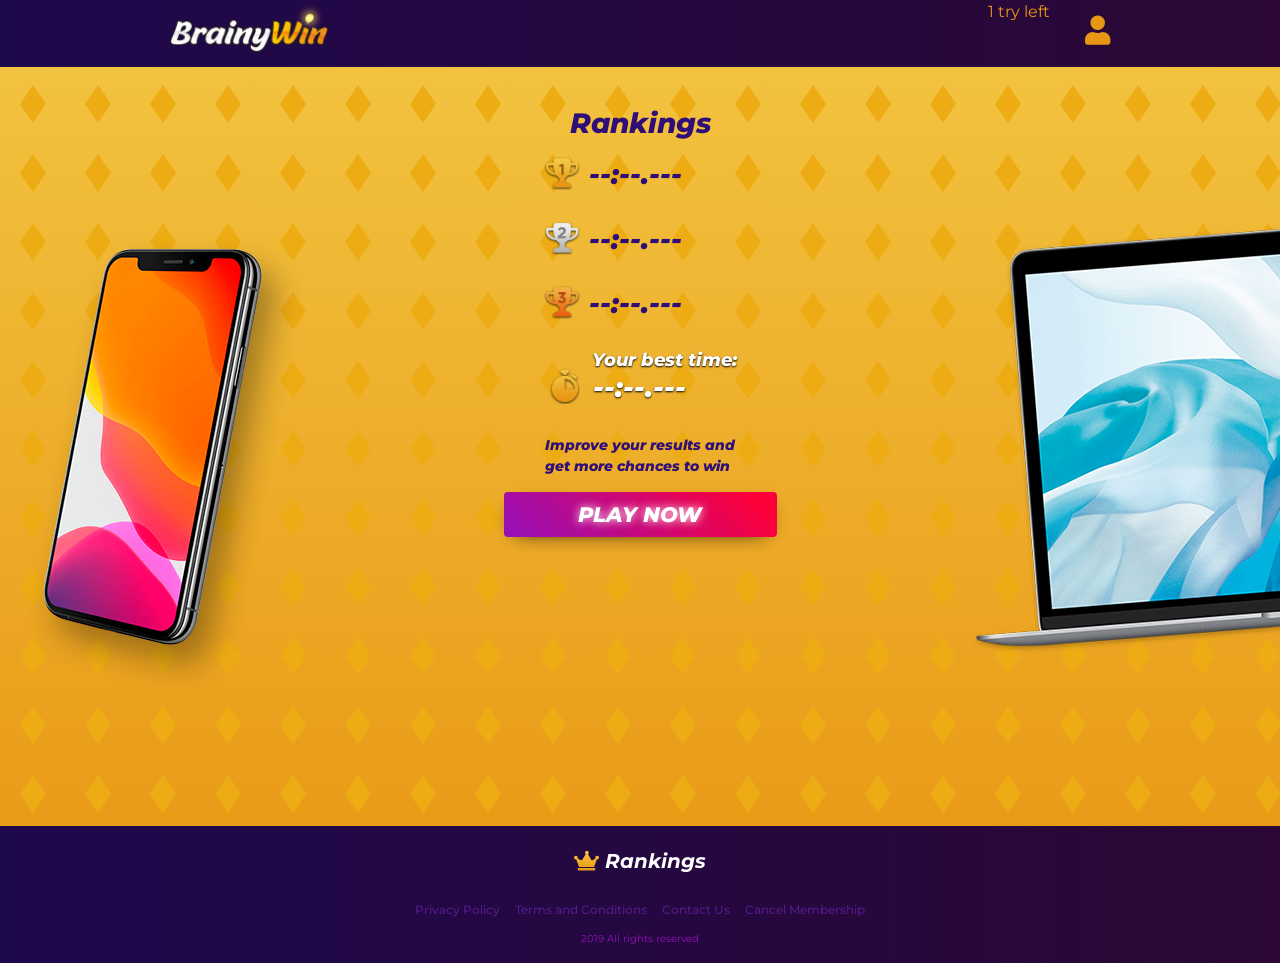
<file: rankings.html>
<!DOCTYPE html>

<html lang="en">
<head>
<meta charset="UTF-8">
<meta name="viewport" content="width=device-width, initial-scale=1">
	<title>Rankings</title>
	<link rel="shortcut icon" href="./favicon.ico" type="image/x-icon">
	<link rel="stylesheet" type="text/css" href="./css/styles.css">
	<script type="text/javascript"> (function() { var css = document.createElement('link'); css.href = 'https://use.fontawesome.com/releases/v5.1.0/css/all.css'; css.rel = 'stylesheet'; css.type = 'text/css'; document.getElementsByTagName('head')[0].appendChild(css); })(); </script>
	
</head>
<body class="main">
    <div id="popUpLimit">
  <div class="box orange_gr">
    <!-- <div class="img">&nbsp;</div> -->
    <div class="content">
      <h3>You have consumed all game credits</h3>
      <h4 id="credits_left"> You have 0 tries left
</h4>
      <p>You can purchase more credits now, play again and increase your chances to win. <br/>
If you are subscribed to the service,  you should wait for next weekly game of skills.</p>
      <a  href="http://ie.tastydietrecipe.com/?page=getPremium" class="getPremium">I want to purchase more credits and play again.</a>
      <button type="button" id="close" class="close">Cancel</button>
    </div>
  </div>
</div>

<header class="violet_gr">
	<div class="wrapper">
		<a href="./index.html">
			<img class="header_logo" src="./images/brainywin_logo_small.png">
		</a>

		<a href="./profile.html" id="login_icon">
			<i class="fas fa-user"></i>
		</a>	
		<div class="float-right-block">	
			<span id="credit_counter"> --- </span>
		</div>
	</div>
</header>
<section class="main_bg orange_gr">

	<div class="wrapper">
<img class="left_img mobile_hide" src="./images/iphone.png">
<img class="right_img mobile_hide" src="./images/notebook.png">
	<h2 class="">Rankings</h2>
	<div class="profile_box rankings">
		
		<span id="rank_1" class="leader">
		--:--.---</span>
		<span id="rank_2" class="leader">
		--:--.---</span>
		<span id="rank_3" class="leader">
		--:--.---</span>

		<span  class="small_title">Your best time:</span>
		<span id="user_best_time">
		--:--.---</span>
	</div>
		<span class="improve_small">
		Improve your results and <br>
		get more chances to win</span>
		
		<button class="button" id="play_button" href="">Play now</button>


		
	
	</div>

</section>
<footer class="violet_gr">
<img class="left_img desk_hide mobile_hide" src="./images/iphone.png">
	<div class="wrapper">
		<a onclick="event.preventDefault()" href="./rankings.html" class="Rankings_link">
		<i class="fas fa-crown"></i> Rankings</a>
		<img class="bottom_logo desk_hide" src="./images/brainywin_logo.svg">
		<li class="footer_menu">
			<ul><a href="./privacypolicy.html">Privacy Policy</a></ul>
			<ul><a href="./terms.html">Terms and Conditions</a></ul>
			<ul><a href="./contact.html">Contact Us</a></ul>
			<ul><a href="./cancel.html">Cancel Membership</a></ul>
		</li>
		<span class="copyright"> 2019 All rights reserved</span>
	</div>
</footer>




</body>

	<script  type="text/javascript" src="./js/login.js" ></script>
</html>
</file>
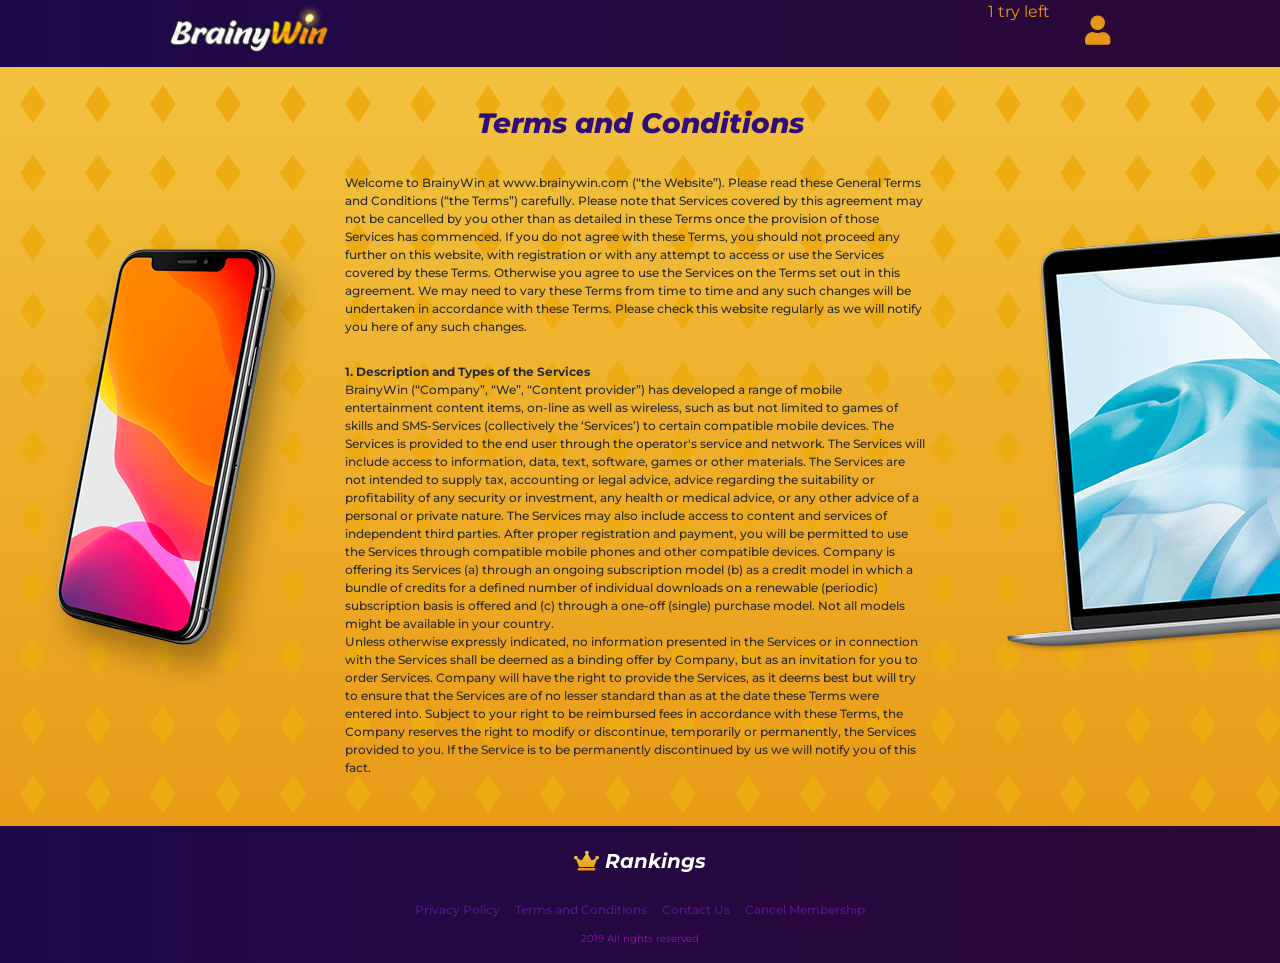
<file: terms.html>
<!DOCTYPE html>

<html lang="en">
<head>
<meta charset="UTF-8">
<meta name="viewport" content="width=device-width, initial-scale=1">
	<title>Terms and Conditions</title>
	<link rel="shortcut icon" href="./favicon.ico" type="image/x-icon">

	<link rel="stylesheet" type="text/css" href="./css/styles.css">
	<script type="text/javascript"> (function() { var css = document.createElement('link'); css.href = 'https://use.fontawesome.com/releases/v5.1.0/css/all.css'; css.rel = 'stylesheet'; css.type = 'text/css'; document.getElementsByTagName('head')[0].appendChild(css); })(); </script>
	
</head>
<body class="main">

<header class="violet_gr">
	<div class="wrapper">
		<a href="./index.html">
			<img class="header_logo" src="./images/brainywin_logo_small.png">
		</a>

		<a href="./profile.html" id="login_icon">
			<i class="fas fa-user"></i>
		</a>	
		<div class="float-right-block">	
			<span id="credit_counter"> --- </span>
		</div>
	</div>
</header>
<section class="main_bg orange_gr">

	<div class="wrapper terms">
<img class="left_img mobile_hide" src="./images/iphone.png">
<img class="right_img mobile_hide" src="./images/notebook.png">
	<h2 class="">Terms and Conditions </h2>
	<p><span>
		Welcome to BrainyWin at www.brainywin.com (“the Website”). Please read these General Terms and Conditions (“the Terms”) carefully. Please note that Services covered by this agreement may not be cancelled by you other than as detailed in these Terms once the provision of those Services has commenced. If you do not agree with these Terms, you should not proceed any further on this website, with registration or with any attempt to access or use the Services covered by these Terms. Otherwise you agree to use the Services on the Terms set out in this agreement. We may need to vary these Terms from time to time and any such changes will be undertaken in accordance with these Terms. Please check this website regularly as we will notify you here of any such changes.</span>
<span>
<b>1. Description and Types of the Services</b>
<br>

BrainyWin (“Company”, “We”, “Content provider”) has developed a range of mobile entertainment content items, on-line as well as wireless, such as but not limited to games of skills and SMS-Services (collectively the ‘Services’) to certain compatible mobile devices.

The Services is provided to the end user through the operator's service and network.
The Services will include access to information, data, text, software, games or other materials. The Services are not intended to supply tax, accounting or legal advice, advice regarding the suitability or profitability of any security or investment, any health or medical advice, or any other advice of a personal or private nature. The Services may also include access to content and services of independent third parties. After proper registration and payment, you will be permitted to use the Services through compatible mobile phones and other compatible devices. Company is offering its Services (a) through an ongoing subscription model (b) as a credit model in which a bundle of credits for a defined number of individual downloads on a renewable (periodic) subscription basis is offered and (c) through a one-off (single) purchase model. Not all models might be available in your country. <br>
Unless otherwise expressly indicated, no information presented in the Services or in connection with the Services shall be deemed as a binding offer by Company, but as an invitation for you to order Services. Company will have the right to provide the Services, as it deems best but will try to ensure that the Services are of no lesser standard than as at the date these Terms were entered into. Subject to your right to be reimbursed fees in accordance with these Terms, the Company reserves the right to modify or discontinue, temporarily or permanently, the Services provided to you. If the Service is to be permanently discontinued by us we will notify you of this fact.</span>
<span>
<b>2. Registration and General Access to the Services</b>
<br>
You need to be at least 18 years old to subscribe to the Service. If you are not the person responsible for paying the mobile phone or internet bill or are under 18 years of age, please obtain the permission of the bill payer, parents, guardian and/or employers before subscribing and/or participating in the Services. By subscribing and/or participating in the Services, you (1) acknowledge and confirm that, where required, you have obtained the necessary permission, consent or approval from the bill payer, parents, guardian or employer and (2) accept that you have been offered the opportunity to read and accept the Terms before using the Services. If you do not agree; do not use the Service. When you sign-up for and/or use the Service you acknowledge and confirm that you have accepted these Terms and that you comply with the terms that apply in your situation, as specified above. You agree that each person who requests such Service is your agent with full authority to act on your behalf with respect to such Services. Unless explicitly stated otherwise, any new or additional features those augment or enhance the current Services, including the release of new Services, shall be subject to the Terms.</span>
<span>
<b>3. Obligation to Register; Personal Data</b>
<br>
Upon your request, Company may register you as a user and provide you with access to the Services by allocating you a personal username and password. You are solely responsible for maintaining the confidentiality of any possible password and account. Company may need to change usernames allocated to certain aspects of its Services and reserves the right to do so (you will be informed if this is necessary). In order to guarantee safe use of the Services, as well as payment of the applicable fees, you will guarantee that at all times the personal information (hereinafter to be referred to as the “Personal Data”) provided on the registration form is correct and complete. If Company, in its sole discretion, believes that the Personal Data is not accurate or complete, Company is entitled to suspend or terminate your account and to withhold both current and future use of the Services, or any component of it. You are responsible for maintaining the secrecy of any passwords and/or accounts issued to you by Company, and you are fully liable for all actions carried out involving the use of your password or account. You undertake to contact the Company if you notice or suspect that unauthorized use has been made of your password or account, or that security or protection of the Personal Data is no longer guaranteed for any other reason. Company cannot and will not be liable for any loss or damage arising from your failure to comply with this Section. Company may provide you with access to some Services without you registering as a user, such as sign-up via your mobile phone for the Services. In each such case your identification is based on means of identification that we deem appropriate, such as your mobile telephone number. You agree that such information may be collected and disclosed to Company and used in accordance with the Section “Privacy and Processing Data” of these Terms.
</span>
<span>
<b>4. Access to the Ongoing Subscription Model</b>
<br>
The ongoing subscription shall begin when Company, upon your request, has provided you with access to the Services. Access to the Services can be provided by delivering to you informative or entertainment Services (e.g. by delivering downloadable content or a mobile game), by otherwise providing access to the Services (e.g. to your mobile number) or by enabling you to download the Services (e.g. by delivering a WAP-Push link or link in a text message for download or otherwise use of the Services on Company website). All subscription agreements shall remain in effect until terminated and/or cancelled by you or Company in accordance with the terms set out herein. Agreements for the Services of Company and independent third parties which are made available through the Services shall begin when Company or the third party has accepted your order for the same or has provided you with the Services pursuant to your order. The agreement will remain in effect until terminated by you or Company in accordance with the terms set out herein.</span>
<span>
<b>5. Access to the One-Off (Single) Purchase Model</b>
<br>
The one-off (single) purchase model implies that access to the Services is offered for a flat fee, as communicated on our website or otherwise. There is no subscription and there are no recurring charges involved.
</span>
<span>
<b>6. Charges</b>
<br>
The periodic fee shall be charged for every subscription period the agreement is in effect. You shall pay Company for the Services and the use thereof in accordance with the price lists in force at the time of your order. Unless otherwise indicated, the fees will be billed on your wireless phone bill or deducted from your balance. Additional taxes and separate wireless provider text message/WAP/GPRS/UMTS fees may apply to your use of the Services. Where applicable, the charges can also be paid by using credits, with your credit card, by bank transfer or through your user account. The different payment methods and costs are specified during the order process for the Services you chose. Company may also invoice you for the charges of third parties whose services are available through the Services if this has been agreed upon with said third party. Such charges shall be invoiced in accordance with the fees of such third parties. All fees, including fees for existing subscription agreements, are subject to change upon notice from Company. Company will provide you with reasonable notice of such change. If you do not accept the new fees (which will be applicable on a prospective basis only), you may cancel your subscription and/or your account effective immediately upon termination.<br>


The fees will be calculated for each message sent or received, depending on the type of message and / or payment method. The standard rates for sending SMS (i.e., short messages) specified by the operators apply to all messages sent or received. There may be a one-time registration fee. 
</span>
<span>
<b>7. Your Responsibilities</b>
<br>
In order to use the Services, you must have a mobile communications subscription with a participating wireless service provider or otherwise have access to a (mobile) communications network for which Company makes the Services available as well as any wireless service provider services necessary to download content and/or to receive SMS messages, and pay any (wireless service provider) service fees associated with any such access. You must have a working internet connection installed on your mobile phone (e.g. WAP, GPRS, UMTS). Your mobile phone must be capable of receiving text messages, ringtones, mobile games, video and/or color graphics. In addition, your mobile phone needs to be Internet-enabled to download ringtones, mobile games, video, color graphics or other downloadable Services. Company will not give refunds if you download or attempt to download Services to incompatible phones or wireless service providers or if your mobile phone is not Internet-enabled. For instructions, please check your wireless service provider's website or your mobile phone manufacturers’ website. In addition, you must provide all equipment and software necessary to connect to the Services. You are responsible for ensuring that the equipment and/or software do not disturb or interfere with Company's operations. Company shall have the right to immediately disconnect from the Services any equipment or software causing interference and to immediately terminate this Agreement. Services are for personal use only and may not be assigned or transferred to any other mobile phone number, person or entity, nor may you provide any other person or entity access to your Services, either directly or indirectly. Any conduct or activity that we believe restricts or inhibits any other user from accessing, using, or enjoying the Services will not be permitted. You agree to use the Services only for lawful purposes.
<br>
The use of the Services is at your own risk. You shall comply with all national and international applicable regulations. Furthermore you shall comply with the instructions given by the Provider or the Operator.
</span>
<span>
<b>8. Intellectual Property Rights</b>
<br>
<b>8.1</b> Unless stated otherwise in these Terms and Conditions, all copyrights, patents, trademarks, designs, models and / or other intellectual property rights belong to the Service provider.<br>
<b>8.2</b> BrainyWin grants the End User a limited, nonexclusive, non-transferable and revocable right to download, receive and / or retrieve Content Services.
<br>
<b>8.3</b> Unless otherwise expressly stated by BrainyWin, End User is prohibited from reproducing, altering, executing, transmitting, distributing, selling, or distributing the Resulting Content Services without the prior written consent of BrainyWin.
<br>
<b>8.4</b> You guarantee that you will only use the interface provided by Company in order to access the Services. 
</span>
<span>
<b>9. Data processing</b>
<br>
<b>9.1</b> BrainyWin collects and processes (including, but is not limited to, collecting, retrieving, providing for others, classifying and linking) certain personal and data transmission related data of the End User.
<br>
<b>9.2</b> BrainyWin processes the data of the end user only in accordance with their privacy policy, which can be accessed on the website. BrainyWin complies with relevant data protection laws and regulations. 
</span>
<span>
<b>10. Choice of law</b>
<br>
Use of the Content Services Agreement and Website is governed by the laws of the country in which the Campaign is conducted. The non-exercise or non-enforcement by BrainyWin of any right or provision of these Terms and Conditions shall not constitute a waiver of such right or provision. If any provision of these Terms and Conditions is deemed to be invalid by a court of competent jurisdiction, the parties agree that the court of competent jurisdiction should endeavor to comply with the intentions of the parties as set forth in the Terms, to the extent permitted by law, and the further provisions of these Terms and Conditions will remain in full force and effect.
<br>
</span>
<b>11. Termination and Cancellation of Subscription Services.</b>
<br>
<span>
To unsubscribe to the Services by text message, text STOP to the number from which you are receiving the text messages or send an email. In the first situation the termination shall become effective immediately upon receipt of the termination request. In the latter cases, cancellation shall only become effective within 48 hours upon receipt of the termination request. In the event that you have multiple subscriptions, “STOP” will cancel all active subscriptions. Charges may still appear on your wireless service provider bill the following month as it bills retrospectively.
</span>
<span>
<b>12. Final provision</b>
<br>
<b>12.1</b> BrainyWin reserves the right to change these Terms and Conditions from time to time. 
<br>

<b>12.2</b> You agree that Company, at its sole discretion, may at any time terminate your use of the Services and remove and discard any content within such Services, (1) if Company believes that you have violated or acted inconsistently with these Terms; (2) you fail to pay the charges within the period stated in your mobile phone subscription with your operator; (3) Company is expressly requested to do so by the operator or (4) any law, regulations, directives or governmental action renders all or any portion of the Services is unlawful or impractical. You agree that Company shall not be liable to you or any third party for any termination of your access to the Services. If you cancel your account or subscription for any reason, Company will not refund any of your fees paid to date, except as explicitly provided in any of the provisions of these Terms.
</span>
	</p>

</section>
<footer class="violet_gr">
<img class="left_img desk_hide mobile_hide" src="./images/iphone.png">
	<div class="wrapper">
		<a href="./rankings.html" class="Rankings_link">
		<i class="fas fa-crown"></i> Rankings</a>
		<img class="bottom_logo desk_hide" src="./images/brainywin_logo.svg">
		<li class="footer_menu">
			<ul><a href="./privacypolicy.html">Privacy Policy</a></ul>
			<ul><a href="./terms.html">Terms and Conditions</a></ul>
			<ul><a href="./contact.html">Contact Us</a></ul>
			<ul><a href="./cancel.html">Cancel Membership</a></ul>
		</li>
		<span class="copyright"> 2019 All rights reserved</span>
	</div>
</footer>




</body>

	<script  type="text/javascript" src="./js/login.js" ></script>
</html>
</file>
<file: css/styles.css>
@import url('https://fonts.googleapis.com/css?family=Montserrat:400,600,700i,800i&display=swap');

html, body, h1, h2, h3, h4, div, section, ul {
	margin: 0;
	padding: 0;
	box-sizing: border-box;
	line-height: 1.5;
	font-family: 'Montserrat', sans-serif;
}
button {border: 0px;}
a, a:visited {text-decoration: none; }

html, body {height: 100%; }
body::-webkit-scrollbar {
    display: none;
}
html {background: linear-gradient(to right, #1e084c ,#2b0835 );}
h2 {font-family: 'Montserrat';
font-size: 28px;
color: #300e78;
font-weight:800;
font-style: italic;
margin-top: 15px;
margin-bottom: 1vh;
text-align: center;
cursor: default;
}
.desk_hide {display: none;}

h3 {
font-family: 'Montserrat';
font-size: 20px;
color: #300e78;
font-weight:800;
font-style: italic;
text-align: right;
position: absolute;
bottom: 35px;
right: 0;
cursor: default;
padding-right: 20px;
}



p {

	font-size: 16px;
	font-weight: 600;
	color: #2a2a2a;
	text-align: left;
	display: block;
	margin: 0 auto;
	margin-top: 30px;
	cursor: default;

}

p > span {
	display: block;
	margin-bottom: 3vh;
}
.wrapper {max-width: 980px; 
	padding: 20px; 
	margin: 0 auto;
position: relative;}

.wrapper.terms p {
	font-weight: 500;
	overflow: scroll;
    height: 85%;
    overflow-x: hidden;
    padding-right: 10px;
    font-size: 12px;

}
.terms p::-webkit-scrollbar {
	overflow: visible;
	width: 3px;}
.terms p::-webkit-scrollbar-track {
  background: #f2c33f;
  width: 1px;
}
.terms p::-webkit-scrollbar-thumb {
  background: #ff9800;
}

.terms p::-webkit-scrollbar-thumb:hover {
  background: #ff5722;
  width: 5px;
}
.terms > .right_img {
	right: -124%;
}
.terms > .left_img {
	left: -47%;
}
.left_img_wrapper {
	max-width: 980px;
	padding: 20px;
	margin: 0 auto;
	position: relative;
}

.main > section > .wrapper {
	max-width: 500px;
	height: calc(100vh - 140px);
}
.main > section > .wrapper.terms {
	max-width: 630px;
	height: 100%;
}
.orange_gr {
	background: url(../images/pattern.png), linear-gradient( 0deg, #e89714, #f3c642) ;
	/*background-image: ;*/
}

.violet_gr {background: linear-gradient(to right, #1e084c ,#2b0835 );}
header {
	position: fixed;
	width: 100%;
	height: 67px;
	z-index: 20;
	}
header > .wrapper {padding: 0px 20px;}
.header_logo {
	width: 160px;
    margin-top: -8px;
    padding: 6px 0;
	}
header i {
    font-weight: 900;
    font-size: 29px;
    padding: 16px 0px;
}
section {overflow: hidden}
.left_img {
	animation: float 2s infinite alternate ease-in-out;
    position: absolute;
    left: -75%;
    top: 20%;
    pointer-events: none;
    z-index: 20;
}

.right_img {
	image-rendering: pixelated;
    animation: float2 1.5s infinite alternate cubic-bezier(0.45, 0.05, 0.55, 0.95);
    position: absolute;
    right: -163%;
    top: 17%;
    pointer-events: none;
    z-index: 20;
}
.main_bg {
	height: 100%;
    padding-top: 67px;
    padding-bottom: 74px;
}
.main_bg.game{
	display: flex;
}
/*login*/



#login_icon {
	cursor: pointer;
	float: right;
	color: #e89714;
	font-size: 35px;
	opacity: 1;
	transition: 0.5s;
}

#login_icon:hover{
	opacity: 1; 
	text-shadow: 0 0 10px;
	color: #FAEE82;
	opacity: 100% !important;
}
#login_icon.logged_out{
	opacity: 50%;
}

#credits
h2.contact_header {
	margin-bottom: 5px;
}
#credit_counter {
	margin: auto;
	color: #e89714;
	pointer-events: none;
}
.float-right-block {
	float: right;
	height: -webkit-fill-available;
	display: flex;
	margin-right: 35px;
}
form {width: 273px;
	margin-left: auto;
	margin-right: auto;
 	}
form textarea {
	font-size: 16px;
    padding: 10px;
}
form > span {
	font-size: 14px;
	font-weight: 600;
	margin-bottom: 2px;
	display: block;
}
form > button {
	margin-top: 42px;
}
.login_box > form > button {
	margin-top: 60px;
}
input {
	box-sizing: border-box;
	color: #9410ba;
	font-size: 18px;
	font-weight: 600;
	width: 273px;
	height: 30px;
    background: #fff6;
    display: block;
    margin-left: auto;
    margin-right: auto;
    margin-bottom: 1vh;
    border: 0px;
    padding: 10px 10px;
	text-align: left;
}
textarea {
	box-sizing: border-box;
	border: 0;
	width: 273px;
	height: 11vh;
	margin-right: auto;
	margin-left: auto;
	text-align: left;
	display: block;
	resize: none;
	background: #fff6;
	margin-bottom: 30px;

}
input,textarea::active {
	border: 1px solid #f3c643;

}


.button {
	cursor: pointer;
	animation: switch 6s infinite alternate ease-in-out;
    box-sizing: border-box;
    border-radius: 4px;
    padding: 10px 0 ;
    color: #fff !important;
    width: 273px;
 	font-family: 'Montserrat', sans-serif;
    font-size: 21px;
    font-weight: 800;
    font-style: italic;
    text-align: center;
    text-shadow: 0 0 10px;
    text-transform: uppercase;
    display: block;
    margin-left: auto;
    margin-right: auto;
    text-decoration: none;
    background: linear-gradient(45deg, #9410ba, #ff0036, #9410ba);
    background-size: 200% 100%;
    box-shadow: 0 6px 20px -11px #000;
    transition: 2s;
}
.button:hover { background: #ff0052; }
.center_content {
	height: 100%;
    display: flex;
    align-items: center;
    position: relative;
    padding-bottom: 290px;
}


.log_button {
	width: 60%;
}


/*==============POP UP=============*/


#popUpLimit {
	position: absolute;
	height: calc(100% + 67px);
	top: 0;
	right: 0;
	left: 0;
	bottom: 0;
	padding-left: 13px;
    padding-right: 13px;
	background: rgba(1,1,1,.8);
	z-index: 9999;
	font-family: 'Open Sans', sans-serif;
	display: none;
}
#popUpLimit .box .content h4 {
	color: red;
}
#popUpLimit .box {
	position: relative;
	top: 150px;
	margin-right: auto;
	margin-left: auto;
	max-width: 720px;
	border-radius: 5px;
	display: flex;
	flex-direction: row;
	align-items: stretch;
}
#popUpLimit .box .img {
	width: 30%;
	background: url(../img/pop_up_pic.jpg) no-repeat center center;
	background-size: cover;
	border-radius: inherit;
}
#popUpLimit .box .content {
	width: 70%;
    text-align: center;
    padding: 40px 20px;
    color: #1c1c1c;
    line-height: 1.3;
    margin: auto;
}
#popUpLimit .content > * {
	margin-bottom: 35px;
}
#popUpLimit .content h3 {
	padding: 0px;
	margin-bottom: 5px;
	font-size: 23px;
	text-align: center;
    bottom: unset;
    position: relative;
}
#popUpLimit .content p {
	font-weight: 400;
	font-size: 16px;
	text-align: center;
}
#popUpLimit .content .getPremium {
	    cursor: pointer;
    animation: switch 6s infinite alternate ease-in-out;
    box-sizing: border-box;
    border-radius: 4px;
    padding: 10px 30px;
    color: #fff !important;
    max-width: 350px;
    font-family: 'Montserrat', sans-serif;
    font-size: 18px;
	font-style: italic;
    text-align: center;
    text-shadow: 0 0 10px;
	display: block;
    margin-left: auto;
    margin-right: auto;
    text-decoration: none;
    background: linear-gradient(45deg, #9410ba, #ff0036, #9410ba);
    background-size: 200% 100%;
    box-shadow: 0 6px 20px -11px #000;
    transition: 2s;
}
#popUpLimit .content .close {
    margin-bottom: 0;
	border-bottom: 2px solid #c10a83;;
    cursor: pointer;
    font-weight: 600;
    font-size: 16px;
    padding: 0px;
    color: #c10a83;
    background-color: transparent;

}

@media all and (max-width: 980px) {
	main .set {
		flex-direction: column;
		align-items: center;
	}
	main .set > div,
	main .set .video2 {
		width: 80%;
	}
	main .set > div p,
	main .set > div .showRecipe {
		font-size: 14px;
	}
	main .set > div p {
		max-height: 90px;
	}
	#popUpLimit {
	height: calc(100% + 160px);
	}
	#popUpLimit .box {
		top: 130px;
	}
	#popUpLimit .box .content {
		width: 90%;
		padding: 25px 16px;
	}
	#popUpLimit .content h3 {
		font-size: 22px;
	}
	#popUpLimit .content p {
	font-size: 16px;
    text-align: center;
    max-width: 90%;
	}
	#popUpLimit .content > * {
		margin-bottom: 20px;
	}
	#popUpLimit .content .getPremium {
		font-size: 16px;
	}
}

/*popup end*/

footer {
	height: 137px;
    position: absolute;
    width: 100%;
    bottom: -63px;
overflow: hidden;}

footer > .wrapper {text-align: center;}
footer i {
	font-size: 20px;
	margin-bottom: 30px;
	background: -webkit-linear-gradient(#f3c643, #e89714);
  -webkit-background-clip: text;
  -webkit-text-fill-color: transparent; }
.Rankings_link {
	font-size: 20px;
	color: #FFF !important;
	font-weight: 700;
	font-style: italic;
	transition: 0.5s;
}
.Rankings_link:hover{
	text-shadow: 0 0 15px;}
footer ul {
	display: inline-block;

	font-weight: 500;
	list-style: none;
}
footer li {font-size: 12px;
    font-weight: 400;
    list-style: none;
    display: flex;
    justify-content: space-evenly;
    max-width: 480px;
    margin-left: auto;
    margin-right: auto;
}
footer ul a {
	color: #551a8b;
}
footer ul a:visited{
	color: #551a8b;
}
.log_out_button {
	display: block;
	margin-left: auto;
	margin-right: auto;
	width: max-content;
	margin-top: 15px;
	text-decoration: underline;
	color: #c10a83;
}
.logout_button:visited{
	color: #c10a83;
}
.copyright {
	font-size: 10px;
    color: #9410ba;
    margin-top: 12px;
    display: block;
  	cursor: default;}

/*PROFILE*/
.profile_box {
	width: max-content;
    margin-left: auto;
    margin-right: auto;
}
.profile_box span {
	font-size: 28px;
	color: #fff;
	font-weight: 800;
	font-style: italic;
	text-shadow: 0px 1px 2px #000;
	display: block;

	margin-bottom: 2.5vh;}
.profile_box > span.small_title{
	font-size: 18px;
	margin-bottom: -8px;
	margin-left: 48px;
}
#user_time, #leader_time, #user_new_time, #user_best_time {
	margin-bottom: 2vh;
}
.profile_box > .leader {
	color: #300e78;
	text-shadow: none;
}
.result > .small_title {margin-right: 48px;}
#user_name::before {
    content: '';
    background: url(../images/icons/user_profile.png) no-repeat;
    background-size: contain;

    margin-right: 12px;
    width: 39px;
    height: 33px;
    vertical-align: text-bottom;
    display: inline-block;
}

#user_new_time::before, #user_best_time::before, #user_time::before {
	content: '';
    background: url(../images/icons/stopwatch.png) no-repeat;
    background-size: cover;

    margin-right: 5px;
    width: 36px;
    height: 35px;
    vertical-align: text-bottom;
    display: inline-block;
}

#leader_time::before {
	content: '';
    background: url(../images/icons/crown.png) no-repeat;
    background-size: contain;
    width: 37px;
    height: 37px;
    vertical-align: text-top;
    display: inline-block;
}
#rank_1::before {
	content: '';
    background: url(../images/icons/rank_1.png) no-repeat;
    background-size: contain;
    
    width: 37px;
    height: 37px;
    vertical-align: text-top;
    display: inline-block;
}
#rank_2::before {
	content: '';
    background: url(../images/icons/rank_2.png) no-repeat;
    background-size: contain;
   
    width: 37px;
    height: 37px;
    vertical-align: text-top;
    display: inline-block;
}
#rank_3::before {
	content: '';
    background: url(../images/icons/rank_3.png) no-repeat;
    background-size: contain;
    
    width: 37px;
    height: 37px;
    vertical-align: text-top;
    display: inline-block;
}

.login_box {
	display: flex;
	align-items: center;
	height: 70%;
}

/*=========================== GAME ============================*/
section > .wrapper.game {
width: 100%;
margin: auto;
height: max-content;}
.gametimer_box {
	position: relative;
	margin-left: auto;
	margin-right: auto;
	height: 50px;
	width: 100%;

}
.gametimer_box > span:first-child {
text-align: left;
float: left;
display: block;
font-size: 16px;
}
.gametimer_box > span:nth-child(2) {
text-align: right;
float: right;
display: block;
font-size: 16px;
}
#level_count {
	font-size: 18px;
	color: #300e78;
	font-weight: 600
}
#timer {
	font-size: 18px;
	font-weight: 600;
	color: #ff0036;
}
#result{display: none}
.memory-game {
  width: 460px;
  height: 345px;
  margin: auto;
  display: flex;
  flex-wrap: wrap;
  perspective: 1000px;
}
.memory-card {
  width: calc(20% - 10px);
  height: calc(25% - 10px);
  margin: 5px;
  position: relative;
  transform: scale(1);
  transform-style: preserve-3d;
  transition: transform .5s;
}
.memory-card.flip {
  transform: rotateY(180deg);
}
.memory-card:active {
  transform: scale(0.97);
  transition: transform .2s;
}
.memory-card img {
width: 100%;
box-sizing: border-box;}
.front-face,
.back-face {
  width: 100%;
  position: absolute;
  border-radius: 5px;
  -webkit-perspective: 0;
  -webkit-backface-visibility: hidden;
  -webkit-transform: translate3d(0,0,0);
  visibility:visible;
  backface-visibility: hidden;
}
.front-face {
  transform: rotateY(180deg);
}

span.improve_small {
	font-size: 14px;
	color: #300e78;
	font-weight: 800;
	font-style: italic;
	text-shadow: none;
	display: block;
	margin-top: 3vh;
	margin-left: auto;
	margin-right: auto;
	margin-bottom: 15px;
	width: max-content;
}

@keyframes switch {
0% {background-position: right;}
100% {background-position: left;}
}

@keyframes float {
	0%{transform:translateY(20px);}
	
	100%{transform:translateY(-20px);}
	}

@keyframes float2 {
	0%{transform:translateY(10px);}
	
	100%{transform:translateY(-10px);}
	}


/*=========================MOBILE=================================*/
@media (max-width: 500px) {
body {overflow-x: hidden;}
h2 {line-height: 1.1; margin-bottom: 25px;  }
h3 {bottom: 45px;}
p {font-size: 14px; max-width: 200px;}
.main_text {margin-left: 0px;}
.main-section {
	height: 100%;
}
.main_bg{padding-bottom: 25px;
min-height: 610px;}
.main_bg.game {
	padding-bottom: 85px;
}

.modal-content {max-width: 90%;}
.center_content {display: flex;
    align-items: center;
    position: relative;
    padding-bottom: 335px;}
.Rankings_link {font-size: 17px;}
.right_img {
	top: 0px;  
	right: -70%;
    top: 10%;
    width: 408px;
}
h2.left{text-align: left;}
.left_img {
    left: -15%;
    top: -50%;
    width: 170px;
    z-index: 20;
}
.profile_box { width: max-content; height: 47%; }

.profile_box span {
	margin-bottom: 10px;
}
.result > .small_title {margin-top: 30px; margin-left: 44px;}
.rankings .small_title {margin-right: 44px;}
form >span {margin-bottom: 0px;}
.button { 
	font-size: 18px; 
	box-sizing: border-box;
	width: 273px;
	padding: 10px 0px;
}

.main > section > .wrapper.terms {
    max-width: 630px;
    height: 90%;
}

/*==================MOBILE___GAME==============*/
.main > section > .wrapper {

	height: calc(100% - 10px);}
	.main_bg.game {
		display: block;
	}

.memory-game {

    height: 95%;
    width: 100%;}
.memory-card {
    width: calc(25% - 10px);
    height: calc(20% - 10px);
    position: relative;
}
input {
	margin-bottom: 10px;
}
#user_time, #leader_time, #user_best_time {
	margin-bottom: 30px;
}
.bottom_logo {
	width: 80%;
    opacity: 0.1;
    margin-top: -25px;
    margin-left: auto;
    margin-right: auto;
	}
	.wrapper.terms p {
    max-width: 580px;
}

.desk_hide {
	display: block;
}
.mobile_hide {
	display: none;
}
footer {
	margin-top: -74px;
	height: unset;
    position: relative;
    width: 100%;
    bottom: unset;
    overflow: visible;
}
footer > .wrapper {
	z-index: 20;
}
footer li {
	margin-top: 20px;
}
#user_new_time {
	margin-bottom: 30px;}


@media (max-width: 360px) {
  #user_time,
  #leader_time,
  #user_best_time {
    margin-bottom: 15px;
  }

  form > textarea {
    height: 65px;
  }

  h2 {
    margin-top: 0;
    margin-bottom: 10px;
  }

  .profile_box span {
    font-size: 26px;
  }

  span.improve_small {
    font-size: 14px;
  }
}

/* Закрывает @media (max-width: 500px) */
}

/* Форма отмены подписки */

#home-option1-form {
  width: 100% !important;
  max-width: 720px;
  margin: 25px auto 0;
}

#home-option1-form .cancel-form-row {
  display: flex !important;
  flex-direction: row !important;
  flex-wrap: nowrap !important;
  align-items: flex-end;
  gap: 12px;
  width: 100%;
}

#home-option1-form .cancel-form-field {
  flex: 1 1 0;
  min-width: 0;
}

#home-option1-form .cancel-form-field label {
  display: block;
  margin-bottom: 6px;
}

#home-option1-form .cancel-form-field input {
  display: block;
  width: 100% !important;
  min-width: 0;
  height: 44px;
  margin: 0 !important;
}

#home-option1-form .cancel-form-button {
  flex: 0 0 210px;
}

#home-option1-form .cancel-form-button button {
  width: 210px !important;
  height: 44px;
  margin: 0 !important;
  padding: 5px 10px;
  font-size: 13px;
  white-space: nowrap;
}

@media (max-width: 600px) {
  #home-option1-form .cancel-form-row {
    flex-direction: column !important;
    align-items: stretch;
  }

  #home-option1-form .cancel-form-button,
  #home-option1-form .cancel-form-button button {
    width: 100% !important;
    flex-basis: auto;
  }
}
/* Исправление мобильной версии страницы отмены подписки */
@media (max-width: 600px) {
  html,
  body {
    height: auto;
    min-height: 100%;
  }

  body.main {
    overflow-x: hidden;
  }

  .main_bg {
    height: auto !important;
    min-height: 0 !important;
    padding-top: 67px;
    padding-bottom: 30px;
    overflow: visible;
  }

  .main > section > .wrapper.terms {
    width: 100%;
    max-width: 100%;
    height: auto !important;
    min-height: 0;
    padding: 20px;
  }

  .wrapper.terms p {
    height: auto !important;
    max-height: none !important;
    overflow: visible !important;
    padding-right: 0;
  }

  .contact-right-ltpwr {
    width: 100%;
    max-width: 100% !important;
    box-sizing: border-box;
  }

  #home-option1-form {
    width: 100% !important;
    max-width: 100%;
    margin: 20px 0 0;
  }

  #home-option1-form .cancel-form-row {
    display: flex !important;
    flex-direction: column !important;
    align-items: stretch !important;
    gap: 12px;
    width: 100%;
  }

  #home-option1-form .cancel-form-field,
  #home-option1-form .cancel-form-button {
    width: 100%;
  }

  #home-option1-form input,
  #home-option1-form button {
    width: 100% !important;
    max-width: 100%;
    margin: 0 !important;
    box-sizing: border-box;
  }

  footer {
    position: relative !important;
    bottom: auto !important;
    height: auto !important;
    margin-top: 0 !important;
    overflow: visible;
  }

  footer > .wrapper {
    padding-top: 25px;
    padding-bottom: 25px;
  }

  footer .footer_menu {
    display: flex;
    flex-wrap: wrap;
    gap: 12px;
    justify-content: center;
    width: 100%;
  }

  footer .footer_menu ul {
    width: 45%;
    margin: 0;
    text-align: center;
  }
}
</file>
